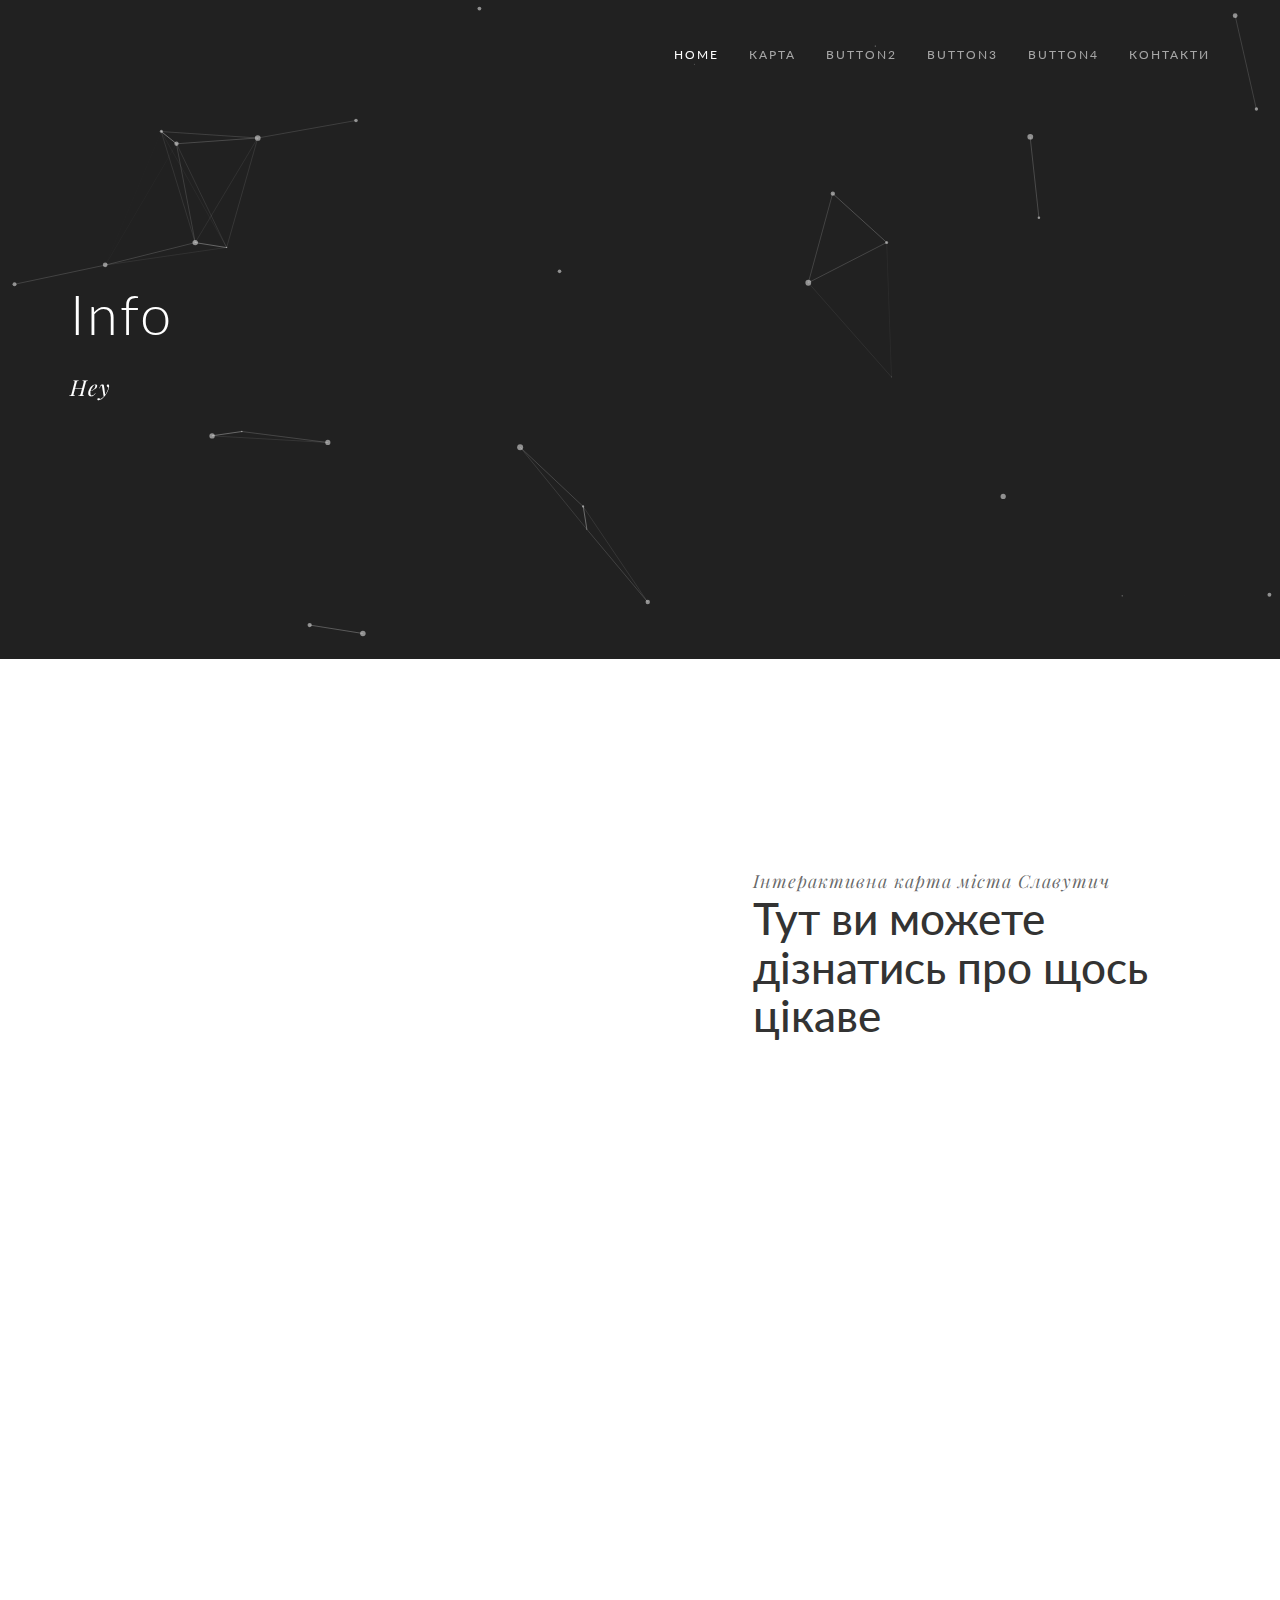
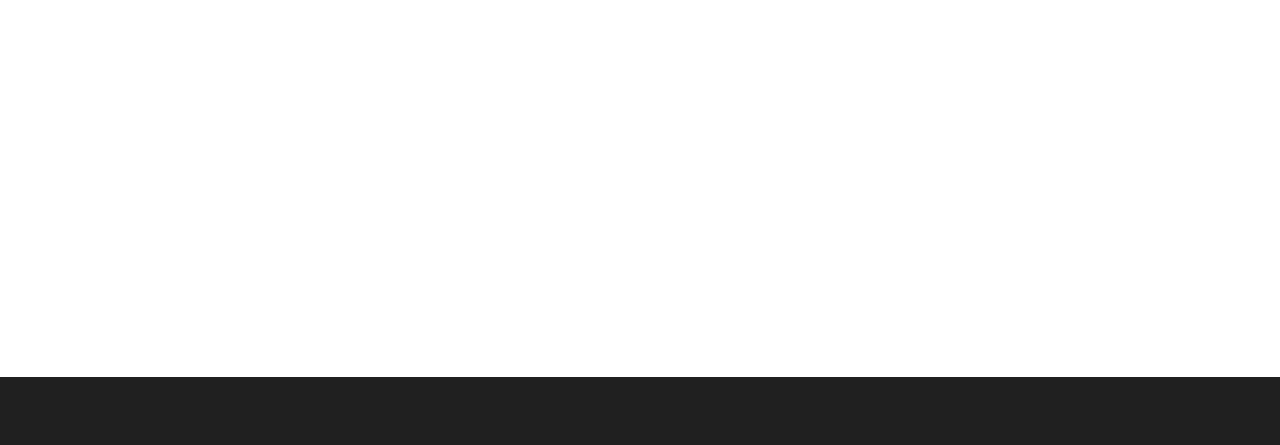
<file: index.html>
<!DOCTYPE html>
<html>
	
	<head>
		<meta charset="utf-8">
		<meta http-equiv="X-UA-Compatible" content="IE=edge">
		<meta name="viewport" content="width=device-width, initial-scale=1">
        <meta name="msapplication-tap-highlight" content="no"/>
		
		<title>TEST</title>
		
		<!--======================================================
			CSS Stylesheets
		======================================================-->
		<link rel='stylesheet' type='text/css' href='bootstrap/css/bootstrap.min.css' >
		<link rel='stylesheet' type='text/css' href='css/animate.min.css' >
		<link rel='stylesheet' type='text/css' href='css/ionicons.min.css' >
		<link rel='stylesheet' type='text/css' href='css/linea.css' >
		<link rel='stylesheet' type='text/css' href='css/waves.min.css' >
		<link rel='stylesheet' type='text/css' href='css/owl.carousel.css' >
		<link rel='stylesheet' type='text/css' href='css/magnific-popup.css' >
		<link rel='stylesheet' type='text/css' href='css/style.css' >
	</head>
	
	<body>
		
		<!--======================================================
			Preloader
		======================================================-->
		<div id='preloader' >
			<div class='loader' >
				<img src='img/loader.gif' alt>
			</div>
		</div>
		
		<!--======================================================
			Navbar
		======================================================-->
		<nav class='navbar navbar-fixed-top' >
			<div class='container' >
				
				<div class='navbar-header' >
					
					<button type='button' class='navbar-toggle collapsed' data-toggle='collapse' data-target='#nav-collapse' aria-expanded='false'>
						<span class='sr-only' >Toggle navigation</span>
						<span class='icon-bar' ></span>
						<span class='icon-bar' ></span>
						<span class='icon-bar' ></span>
					</button>
					
					<!--<a href='#' class='navbar-brand' >
						<img class='logo-light' src='img/logo.png' alt>-->      <!--Logo here-->
						<!--<img class='logo-dark' src='img/logo-dark.png' alt>          
					<!--</a>-->
					
				</div>
				
				<div class='collapse navbar-collapse' id='nav-collapse' >
					
					<ul class='nav navbar-nav navbar-right' >
						
						<li class='active'>
							<a href='#intro' data-scroll>Home</a>
						</li>
						
						<li>
							<a href='map.html'>Карта</a>
						</li>
						
						<li>
							<a href='#screenshots' data-scroll>Button2</a>
						</li>
						
						<li>
							<a href='#pricing' data-scroll>Button3</a>
						</li>
						
						<li>
							<a href='#download' data-scroll>Button4</a>
						</li>
						
						<li>
							<a href='#contact' data-scroll>Контакти</a>
						</li>
						
					</ul>
					
				</div>
			</div>
		</nav>
		
		
		<!--======================================================
			Intro Section
		======================================================-->
		<section id='intro' class='main-section parallax' data-parallax='scroll' data-image-src='img/bg-main.jpg' >
			
			<!-- Particles Background -->
			<div id='particles' class='particle-bg' ></div>
			
			<div class='container' >
				<div class='row' >
					
					<div class='col-md-6' >
						
						<div class='intro-text' >
							
							<h1 class='wow fadeInUp' data-wow-delay='.2s' >
								Info
							</h1>
							
							<p class='font-alt wow fadeInUp' data-wow-delay='.4s' >Hey</p>
						</div>
					</div>
					
					
					<div class='col-md-6' >
						
						<div class='mockup' >
							<!--<img src='img/mockup1-front.png' class='front wow fadeInDown' data-wow-duration='.7s' data-wow-delay='1.6s' alt>
							<img src='img/mockup1-back.png' class='back wow fadeInDown' data-wow-duration='.7s' data-wow-delay='1.3s' alt>-->
						</div>
						
					</div>
					
				</div>
			</div>
		</section>
		
		<!--======================================================
			Mockup Section
		======================================================-->
		<section id='features-1' class='mockup-section' >
			<div class='container' >
				<div class='row' >
					
					<div class='col-md-7' >
						
						<div class='screens-mockup' >
							<!--<img class='phone wow fadeInUp' data-wow-duration='.8s' data-wow-delay='.2s' src='img/mockup2-phone.png' alt>
							<img class='screen wow fadeIn' data-wow-delay='1s' src='img/mockup2-screen1.png' alt>
							<img class='screen wow fadeIn' data-wow-delay='1.4s' src='img/mockup2-screen2.png' alt>
							<img class='screen wow fadeIn' data-wow-delay='1.8s' src='img/mockup2-screen3.png' alt>-->
						</div>
						
					</div>
					
					<div class='col-md-5' >
						
						<div class='mockup-text' >
							
							<span class='font-alt wow fadeInUp' data-wow-delay='.2s' >Інтерактивна карта міста Славутич</span>
							
							<h2 class='wow fadeInUp' data-wow-delay='.4s' >Тут ви можете дізнатись про щось цікаве</h2>
							
							<p class='wow fadeInUp' data-wow-delay='.6s' >
								Te sea deleniti suscipiantur deterruisset, eu quis detracto sapientem mea. An purto dicunt deserunt vix, eam te iudico tritani. Dicunt iriure ex sed, ex wisi timeam deterruisset vim
							</p>
							
							<a href='map.html' class='btn-custom arrow-btn wow fadeInUp' data-wow-delay='.8s' >
								Перейти
								<span class='arrow' ></span>
							</a>
							
						</div>
						
					</div>
					
				</div>
			</div>
		</section>		
		<!--======================================================
			Contact Section
		======================================================-->
		<section id='contact' class='contact-section' >
			<div class='container' >
				
				<div class='section-header text-center' >
					<h2 class='wow fadeInUp' data-wow-delay='.2s' >Контакти</h2>
					<p class='wow fadeInUp' data-wow-delay='.4s' >Напишіть нам</p>
				</div>
				
				<div class='row' >
					<div class='col-md-8 col-md-offset-2' >
						
						<form id='contact-form' name='contactForm' class='contact-form' data-toggle='validator' >
							
							<div id='contact-form-result' ></div>
							
							<div class='row' >
								<div class='col-md-6' >
									
									<div class='form-group' >
										<input type='text' class='form-control wow fadeInUp' data-wow-delay='.4s' name='name' placeholder="Ім'я" required>
										<div class='help-block with-errors' ></div>
									</div>
								
								</div>
								<div class='col-md-6' >
									
									<div class='form-group' >
										<input type='email' class='form-control wow fadeInUp' data-wow-delay='.5s' name='email' placeholder='Email' required>
										<div class='help-block with-errors' ></div>
									</div>
								
								</div>
							</div>
							
							<div class='form-group' >
								<input type='text' class='form-control wow fadeInUp' data-wow-delay='.6s' name='subject' placeholder='Тема' required>
								<div class='help-block with-errors' ></div>
							</div>
							
							<div class='form-group' >
								<textarea class='form-control wow fadeInUp' data-wow-delay='.8s' name='message' placeholder='Повідомлення' rows='5' required></textarea>
								<div class='help-block with-errors' ></div>
							</div>
							
							<div class='form-group text-center' >
								<button type='submit' class='btn-custom wow fadeInUp' data-wow-delay='1s' >
									Відправити
								</button>
							</div>
							
						</form>
					</div>
				</div>
			</div>
		</section>
		
		<!--======================================================
			Footer
		======================================================-->
		<footer>
			<div class='container' >
				<div class='row' >
					
					<div class='col-sm-6' >
						<p class='wow fadeInLeft' data-wow-delay='.2s' >
							&copy; VCH
						</p>
					</div>
					
					<div class='col-sm-6' >
						
						<!-- Footer Social Icons -->
						<ul class='footer-social wow fadeInRight' data-wow-delay='.2s' >
							<li>
								<a href='https://www.facebook.com/vitalyi.chernyavskii' >
									<i class='ion-social-facebook' ></i>
								</a>
							</li>
							<li>
								<a href='#' >
									<i class='ion-social-twitter' ></i>
								</a>
                            </li>
						</ul>
						
					</div>
				</div>
			</div>
		</footer>
		
		<!--======================================================
			JavaScript Files
		======================================================-->
		<script src='js/jquery.min.js' ></script>
		<script src='bootstrap/js/bootstrap.min.js' ></script>
		<script src='js/jquery.magnific-popup.min.js' ></script>
		<script src='js/jquery.ajaxchimp.min.js' ></script>
		<script src='js/parallax.min.js' ></script>
		<script src='js/particles.min.js' ></script>
		<script src='js/waves.min.js' ></script>
		<script src='js/owl.carousel.min.js' ></script>
		<script src='js/wow.min.js' ></script>
		<script src='js/validator.min.js' ></script>
		<script src='js/smooth-scroll.min.js' ></script>
		<script src='js/script.js' ></script>
	</body>
</html>
</file>
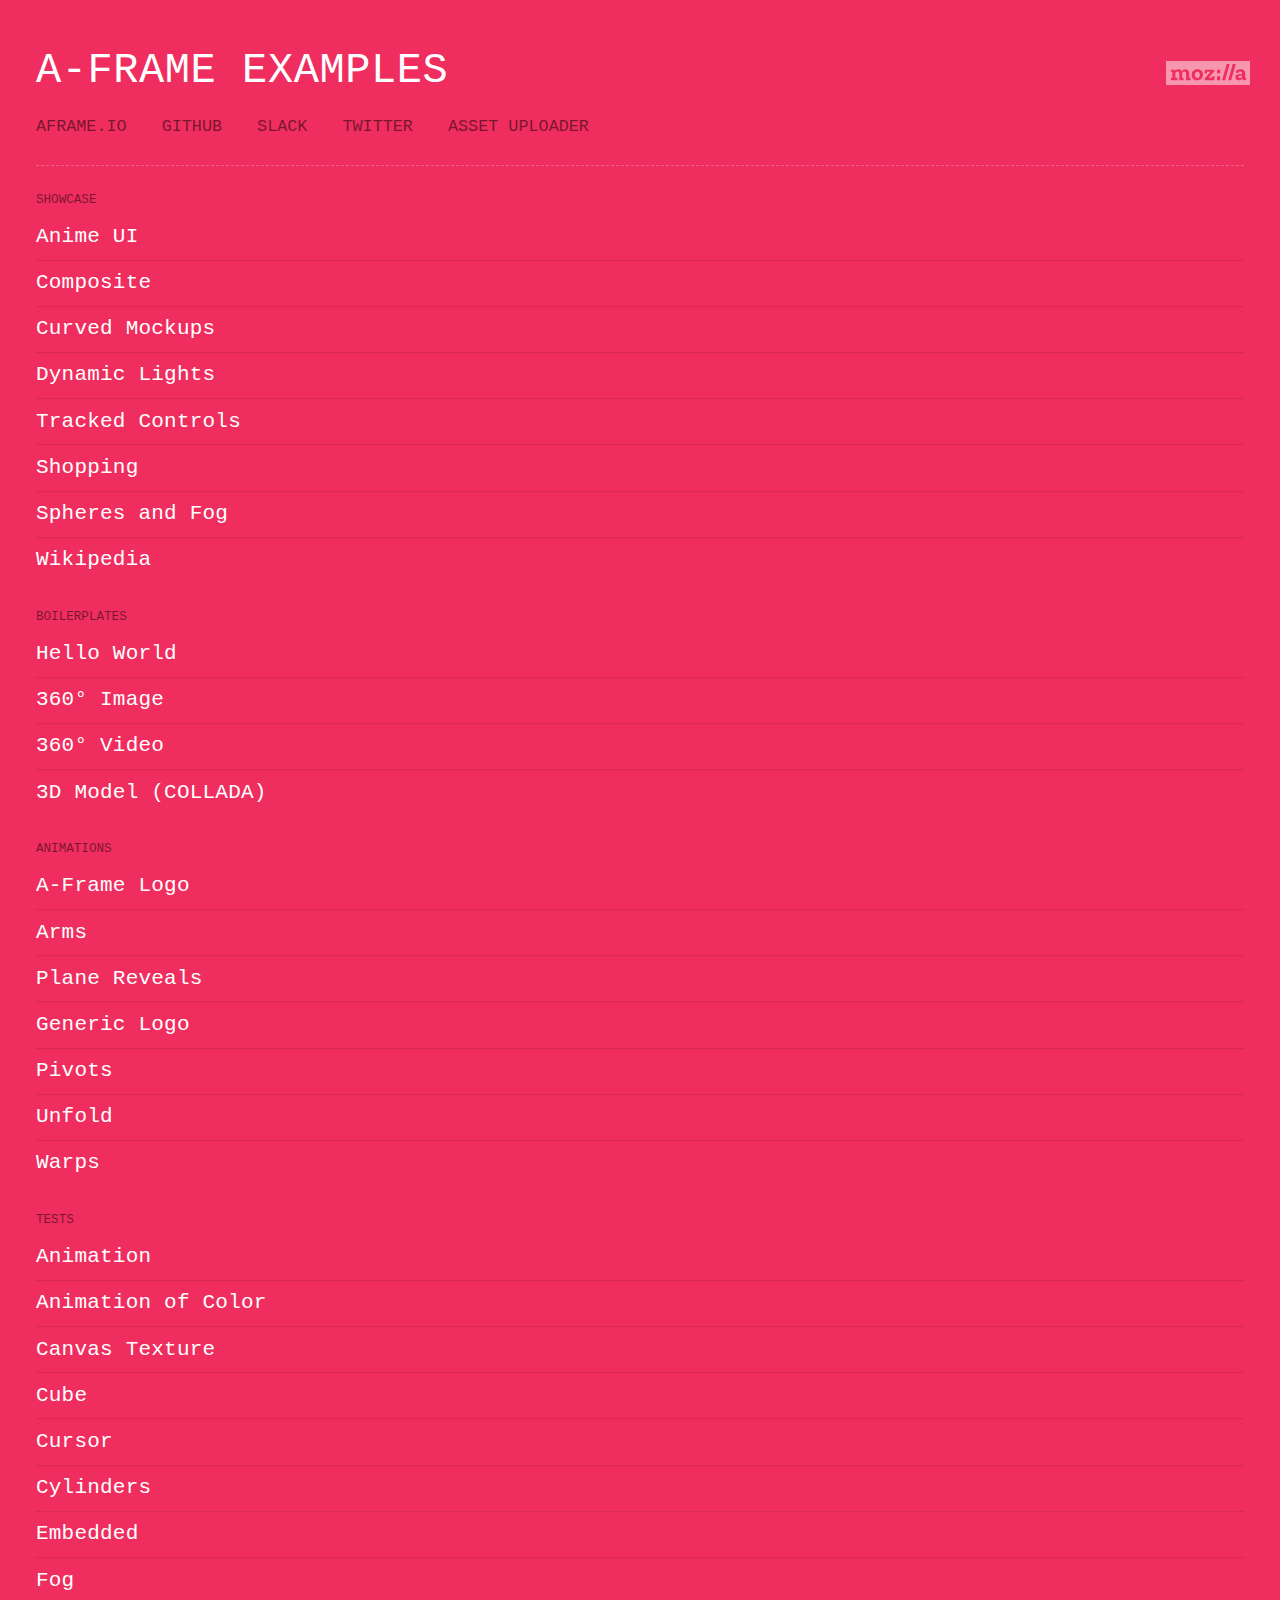
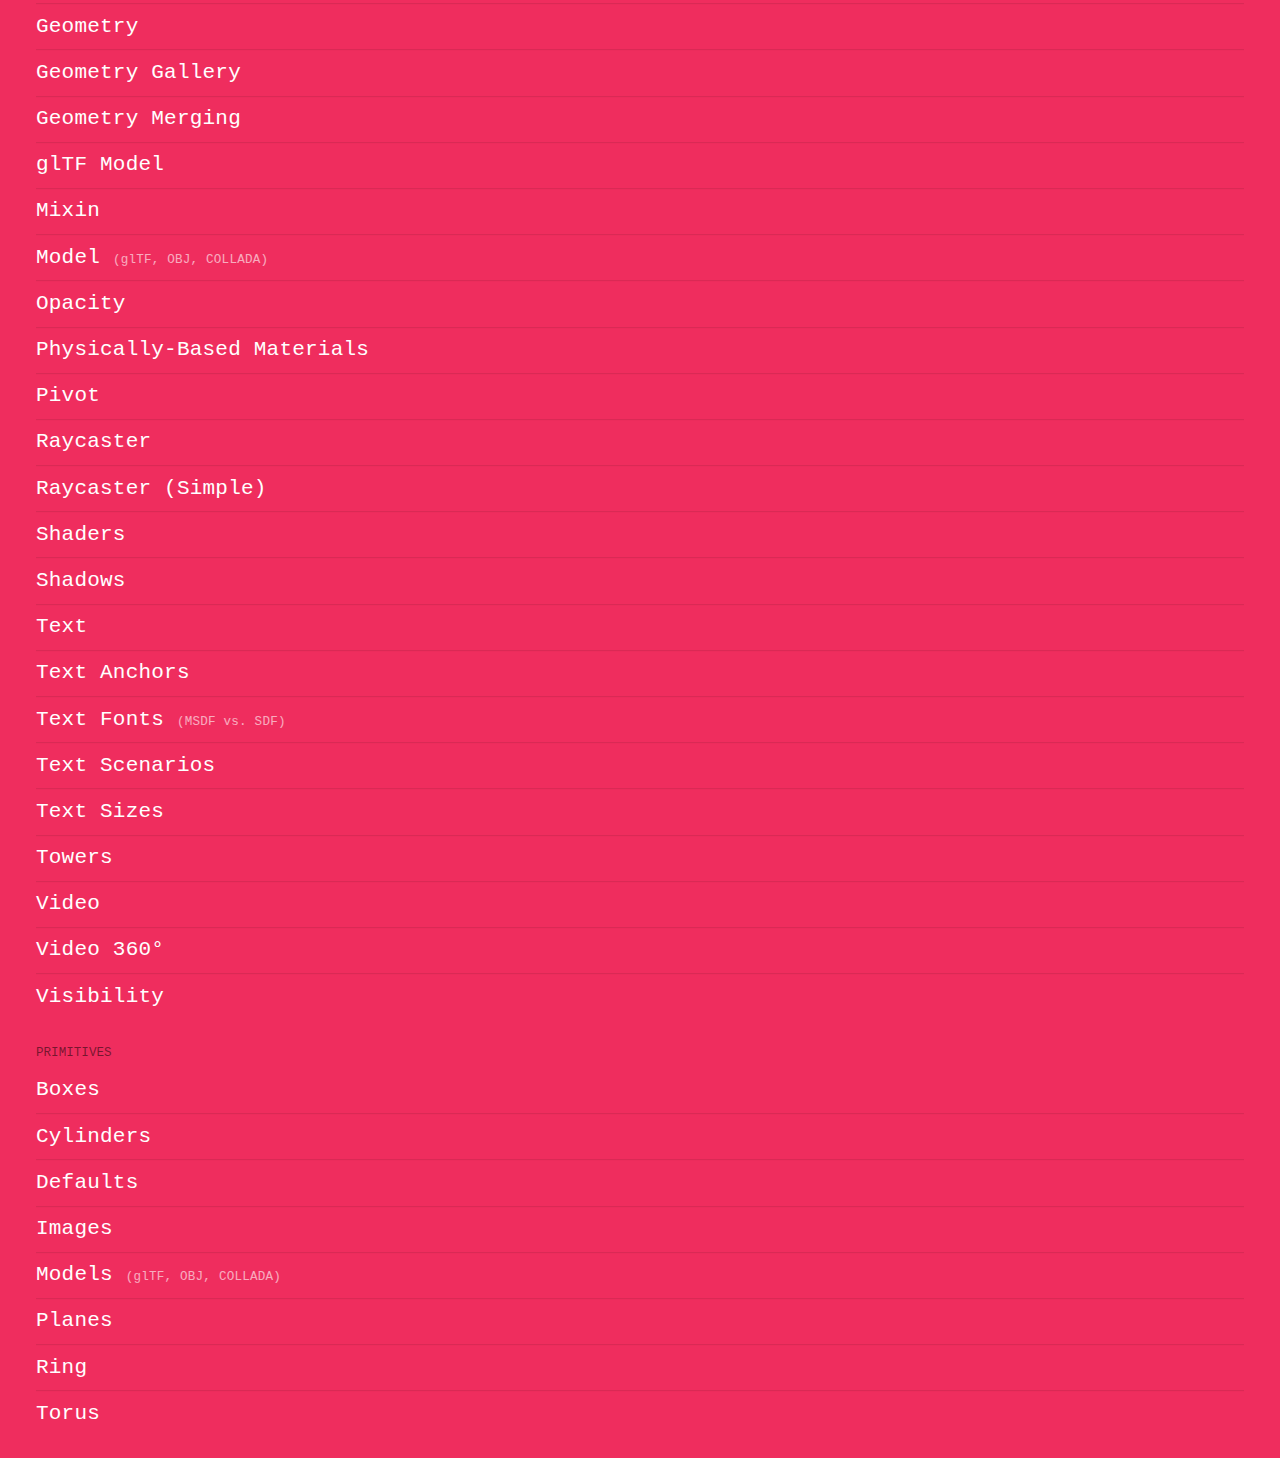
<file: aframe-master/examples/index.html>
<!DOCTYPE html>
<html lang="en">
  <head>
    <title>A-Frame Examples</title>
    <meta charset="utf-8">
    <meta name="viewport" content="width=device-width, initial-scale=1">
    <style>
      html {
        font-size: 14px;
      }

      body {
        background: rgb(239,45,94);
        color: #fff;
        font: normal 500 1.2rem/1.2 Inconsolata, Andale Mono, Courier New, monospace;
        padding: 1rem 2rem;
      }

      ul {
        list-style: none;
        margin: 0;
        padding: 0;
      }

      .header {
        position: relative;
      }

      .resources {
        font-size: 0;  /* Collapse whitespace. */
        text-transform: uppercase;
      }

      .resources li + li {
        margin-top: 0.5rem;
      }

      .resources a {
        color: rgba(0,0,0,.5);
        display: inline-block;
        font-size: 1.2rem;
        margin: -0.25rem -0.5rem;
        padding: 0.25rem 0.5rem;
        text-decoration: none;
        transition: all 0.075s ease-in-out;
      }

      .resources a:hover {
        background-color: rgba(0,0,0,0.25);
        color: #fff;
      }

      h1,
      h2 {
        line-height: 100%;
      }

      h1 {
        font-size: 1.6rem;
        font-weight: 100;
        letter-spacing: 0.04rem;
        margin-bottom: 1.25rem;
        text-transform: uppercase;
      }

      h2 {
        color: rgba(0,0,0,0.5);
        font-size: 0.9rem;
        font-weight: 300;
        margin: 2rem 0 0.5rem;
        padding: 0;
        text-transform: uppercase;
      }

      hr {
        background: none;
        border: 0;
        border-bottom: 1px dashed rgba(255,255,255,0.25);
        margin: 2rem 0;
      }

      .links li + li {
        box-shadow: inset 0 0.15rem 0.1rem -0.15rem rgba(0,0,0,0.5);
      }

      .links a {
        color: #fff;
        display: block;
        font-size: 1.5rem;
        letter-spacing: 0.01em;
        padding: 0.75rem 0;
        text-decoration: none;
        transition: opacity 0.075s ease-in-out;
      }

      .links a em {
        font-size: .9rem;
        font-style: normal;
        opacity: .6;
      }

      .links a:hover {
        background-color: rgba(0,0,0,0.15);
        box-shadow: inset 0 0 0 0.15rem rgba(0,0,0,0.15);
      }

      .links a:active {
        background-color: rgba(0,0,0,0.25);
        opacity: 0.75;
      }

      .links li:hover,
      .links li:hover + li {
        margin: 0 -0.75rem;
      }

      .links li:hover a,
      .links li:hover + li a {
        padding-left: 0.75rem;
        padding-right: 0.75rem;
      }

      .moz-link {
        display: block;
        margin: -2.4rem;
        padding: 2rem;
        opacity: 0.5;
        position: absolute;
        top: 0;
        right: 0;
        text-align: right;
        transition: 0.075s opacity ease-in-out;
      }

      .moz-link:hover {
        opacity: 1;
      }

      .moz-logo {
        display: block;
        height: 1.7rem;
      }

      @media only screen and (min-width: 1000px) {
        h1 {
          font-size: 3rem;
        }

        .resources {
          font-size: 1.2;
        }

        .resources li {
          display: inline-block;
        }

        .resources li + li {
          margin-left: 2.5rem;
        }

        .moz-link {
          top: 1.2rem;
          height: 1.8rem;
        }
      }
    </style>
  </head>
  <body>
    <header class="header">
      <h1>A-Frame Examples</h1>
      <a href="https://mozilla.org/" class="moz-link"><img src="assets/img/moz-logo-one-color-white-rgb.svg" class="moz-logo" alt="Mozilla" title="Mozilla"></a>
      <ul id="resources" class="resources">
        <li><a href="https://aframe.io">aframe.io</a></li>
        <li><a href="https://github.com/aframevr">GitHub</a></li>
        <li><a href="https://aframevr-slack.herokuapp.com/">Slack</a></li>
        <li><a href="https://twitter.com/aframevr">Twitter</a></li>
        <li><a href="https://cdn.aframe.io">Asset Uploader</a></li>
      </ul>
    </header>

    <hr>

    <h2>Showcase</h2>

    <ul class="links">
      <li><a href="showcase/anime-UI/">Anime UI</a></li>
      <li><a href="showcase/composite/">Composite</a></li>
      <li><a href="showcase/curved-mockups/">Curved Mockups</a></li>
      <li><a href="showcase/dynamic-lights/">Dynamic Lights</a></li>
      <li><a href="showcase/tracked-controls/">Tracked Controls</a></li>
      <li><a href="showcase/shopping/">Shopping</a></li>
      <li><a href="showcase/spheres-and-fog/">Spheres and Fog</a></li>
      <li><a href="showcase/wikipedia/">Wikipedia</a></li>
    </ul>

    <h2>Boilerplates</h2>

    <ul class="links">
      <li><a href="boilerplate/hello-world/">Hello World</a></li>
      <li><a href="boilerplate/panorama/">360&deg; Image</a></li>
      <li><a href="boilerplate/360-video/">360&deg; Video</a></li>
      <li><a href="boilerplate/3d-model/">3D Model (COLLADA)</a></li>
    </ul>

    <h2>Animations</h2>

    <ul class="links">
      <li><a href="animation/aframe-logo/">A-Frame Logo</a></li>
      <li><a href="animation/arms/">Arms</a></li>
      <li><a href="animation/plane-reveals/">Plane Reveals</a></li>
      <li><a href="animation/generic-logo/">Generic Logo</a></li>
      <li><a href="animation/pivots/">Pivots</a></li>
      <li><a href="animation/unfold/">Unfold</a></li>
      <li><a href="animation/warps/">Warps</a></li>
    </ul>

    <h2>Tests</h2>

    <ul class="links">
      <li><a href="test/animation/">Animation</a></li>
      <li><a href="test/animation-color/">Animation of Color</a></li>
      <li><a href="test/canvas-texture/">Canvas Texture</a></li>
      <li><a href="test/cube/">Cube</a></li>
      <li><a href="test/cursor/">Cursor</a></li>
      <li><a href="test/cylinders/">Cylinders</a></li>
      <li><a href="test/embedded/">Embedded</a></li>
      <li><a href="test/fog/">Fog</a></li>
      <li><a href="test/geometry/">Geometry</a></li>
      <li><a href="test/geometry-gallery/">Geometry Gallery</a></li>
      <li><a href="test/geometry-merging/">Geometry Merging</a></li>
      <li><a href="test/gltf-model/">glTF Model</a></li>
      <li><a href="test/mixin/">Mixin</a></li>
      <li><a href="test/model/">Model <em>(glTF, OBJ, COLLADA)</em></a></li>
      <li><a href="test/opacity/">Opacity</a></li>
      <li><a href="test/physical/">Physically-Based Materials</a></li>
      <li><a href="test/pivot/">Pivot</a></li>
      <li><a href="test/raycaster/">Raycaster</a></li>
      <li><a href="test/raycaster/simple.html">Raycaster (Simple)</a></li>
      <li><a href="test/shaders/">Shaders</a></li>
      <li><a href="test/shadows/">Shadows</a></li>
      <li><a href="test/text/">Text</a></li>
      <li><a href="test/text/anchors.html">Text Anchors</a></li>
      <li><a href="test/text/msdf.html">Text Fonts <em>(MSDF vs. SDF)</em></a></li>
      <li><a href="test/text/scenarios.html">Text Scenarios</a></li>
      <li><a href="test/text/sizes.html">Text Sizes</a></li>
      <li><a href="test/towers/">Towers</a></li>
      <li><a href="test/video/">Video</a></li>
      <li><a href="test/videosphere/">Video 360&deg;</a></li>
      <li><a href="test/visibility/">Visibility</a></li>
    </ul>

    <h2>Primitives</h2>

    <ul class="links">
      <li><a href="primitives/boxes/">Boxes</a></li>
      <li><a href="primitives/cylinders/">Cylinders</a></li>
      <li><a href="primitives/defaults/">Defaults</a></li>
      <li><a href="primitives/images/">Images</a></li>
      <li><a href="primitives/models/">Models <em>(glTF, OBJ, COLLADA)</em></a></li>
      <li><a href="primitives/planes/">Planes</a></li>
      <li><a href="primitives/ring/">Ring</a></li>
      <li><a href="primitives/torus/">Torus</a></li>
    </ul>
  </body>
</html>
</file>
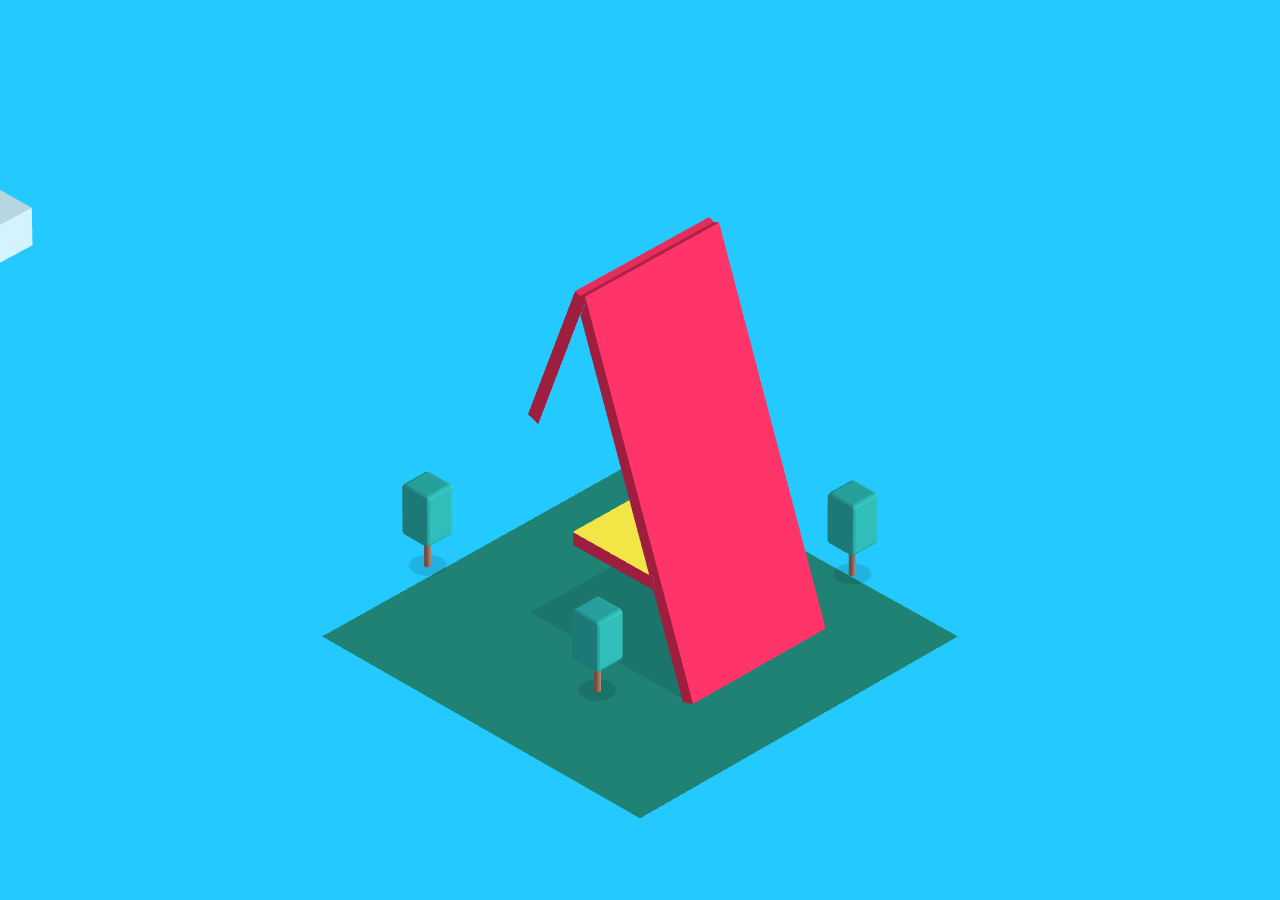
<file: aframe-master/examples/animation/aframe-logo/index.html>
<!DOCTYPE html>
<html>
  <head>
    <meta charset="utf-8">
    <title>A-Frame Logo</title>
    <meta name="description" content="A-Frame Logo - A-Frame">
    <script src="../../../dist/aframe-master.js"></script>
  </head>
  <body>
    <a-scene vr-mode-ui="enabled: false">
      <a-assets>
        <a-asset-item id="tree" src="../../assets/models/tree1/tree1.dae"></a-asset-item>
      </a-assets>

      <!-- Quasi-isometric camera -->
      <a-entity>
        <a-animation attribute="position" from="0 5 0" to="0 0 0" dur="4000"
                     easing="ease-out"></a-animation>
        <a-entity position="0 880 1290" rotation="-34 0 0">
          <a-camera id="camera" near="1000" far="4000" fov="2.2" user-height="0"
                    wasd-controls-enabled="false" look-controls-enabled="false"></a-camera>
        </a-entity>  
      </a-entity>

      <a-entity id="logo" rotation="0 45 0">
        <!-- Right side -->
        <a-entity rotation="-20 0 0" position="0 0 10.75" scale="1 0 1">
          <a-animation attribute="scale" to="1 1 1" delay="200" dur="1000"
                       easing="ease-out"></a-animation>
          <a-box width="12.5" depth="1" height="30" color="#EF2D5E" position="0 15 0">

            <!-- Left side -->
            <a-entity rotation="-140 0 0" position="0 15 0" scale="1 0 1">
              <a-animation attribute="scale" to="1 1 1" delay="800" dur="800"
                           easing="ease-out"></a-animation>
              <a-box width="12.49" depth=".1" height="30" color="#24CAFF"
                      position="0 15 -.52" shader="flat"></a-box>
              <a-box width="12.5" depth="1" height="30" color="#EF2D5E"
                      position="0 15 0"></a-box>
            </a-entity>
          </a-box>
        </a-entity>

        <!-- Cross-bar -->
        <a-entity rotation="-90 0 0" position="0 8 7.5" scale="1 0 1">
          <a-animation attribute="scale" to="1 1 1" delay="800" dur="600"
                       easing="ease-out"></a-animation>
          <a-box width="12.45" depth=".1" height="14" color="#F2E646"
                 position="0 7 .52" shader="flat"></a-box>
          <a-box width="12.5" depth="1" height="14" color="#EF2D5E"
                 position="0 7 0"></a-box>
        </a-entity>

        <!-- Clouds -->
        <a-entity>
          <!-- Large, foreground -->
          <a-box color="white" opacity="0.25" width="18" depth="28" height="6">
            <a-animation attribute="position" from="-280 240 180" to="-280 240 340" delay="0"
                         dur="36000" easing="linear" repeat="indefinite"
                         fill="both"></a-animation>
          </a-box>

          <a-box color="white" opacity="0.65" width="8" depth="12" height="4">
            <a-animation attribute="position" from="5 32 -80" to="5 32 120" delay="12000"
                         dur="48000" easing="linear" repeat="indefinite"
                         fill="both"></a-animation>
          </a-box>

          <!-- Behind the A -->
          <a-box color="white" opacity="0.75" width="6" depth="9" height="4" visible="false">
            <a-animation attribute="position" from="10 12 -10" to="10 12 100" delay="1000"
                         dur="36000" easing="linear" repeat="indefinite"
                         fill="both"></a-animation>
            <a-animation attribute="visible" to="true" delay="1000" dur="1"></a-animation>
          </a-box>

          <a-box color="white" opacity="0.5" width="8" depth="12" height="3">
            <a-animation attribute="position" from="20 16 -80" to="20 16 120" delay="200"
                         dur="52000" easing="linear" repeat="indefinite"
                         fill="both"></a-animation>
          </a-box>

          <a-box color="white" opacity="0.8" width="8" depth="12" height="3">
            <a-animation attribute="position" from="-20 18 -50" to="-20 18 120" delay="200"
                         dur="50000" easing="linear" repeat="indefinite"
                         fill="both"></a-animation>
          </a-box>

          <a-box color="white" opacity="0.75" width="5" depth="7" height="3">
            <a-animation attribute="position" from="26 20 -80" to="26 20 120" delay="20000"
                         dur="48000" easing="linear" repeat="indefinite"
                         fill="both"></a-animation>
          </a-box>
        </a-entity>

        <!-- Shadow -->
        <a-entity rotation="-90 0 0">
          <a-plane width="12.5" height="20" position="0 0 0.1" pivot="0 -10 0"
                   color="#21897C">
            <a-animation attribute="scale" from="1 0 1" to="1 1 1" easing="ease-out"
                         delay="600" dur="1000" fill="both"></a-animation>
          </a-plane>
        </a-entity>

        <!-- Base -->
        <a-entity>
          <a-plane width="30" height="30" color="#249889" rotation="-90 0 0">
            <a-animation attribute="position" from="0 -40 0" to="0 0 0" dur="1600"
                         easing="ease-out"></a-animation>
          </a-plane>
        </a-entity>

        <!-- Trees -->
        <a-entity position="-10 0.2 -10">
          <a-collada-model src="#tree" scale="2.5 2.5 2.5" visible="false">
            <a-animation attribute="position" from="0 10 0" to="0 0 0" delay="650" dur="800"
                         easing="ease-out" fill="backwards"></a-animation>
            <a-animation attribute="visible" to="true" delay="800" dur="1"></a-animation>
          </a-collada-model>
        </a-entity>

        <a-entity position="-10 0.2 6">
          <a-collada-model src="#tree" scale="2.5 2.5 2.5" visible="false">
            <a-animation attribute="position" from="0 10 0" to="0 0 0" delay="400" dur="800"
                         easing="ease-out" fill="backwards"></a-animation>
            <a-animation attribute="visible" to="true" delay="400" dur="1"></a-animation>
          </a-collada-model>
        </a-entity>

        <a-entity position="10 0.2 10">
          <a-collada-model src="#tree" scale="2.5 2.5 2.5" visible="false">
            <a-animation attribute="position" from="0 10 0" to="0 0 0" delay="600" dur="800"
                         easing="ease-out" fill="backwards"></a-animation>
            <a-animation attribute="visible" to="true" delay="600" dur="1"></a-animation>
          </a-collada-model>
        </a-entity>
      </a-entity>

      <a-sky color="#24CAFF" radius="1000"></a-sky>
      <a-light type="directional" color="#FFF" intensity="0.45" position="4 2 1"></a-light>
      <a-light type="ambient" color="#A8A8A8"></a-light>

    </a-scene>
  </body>
</html>
</file>
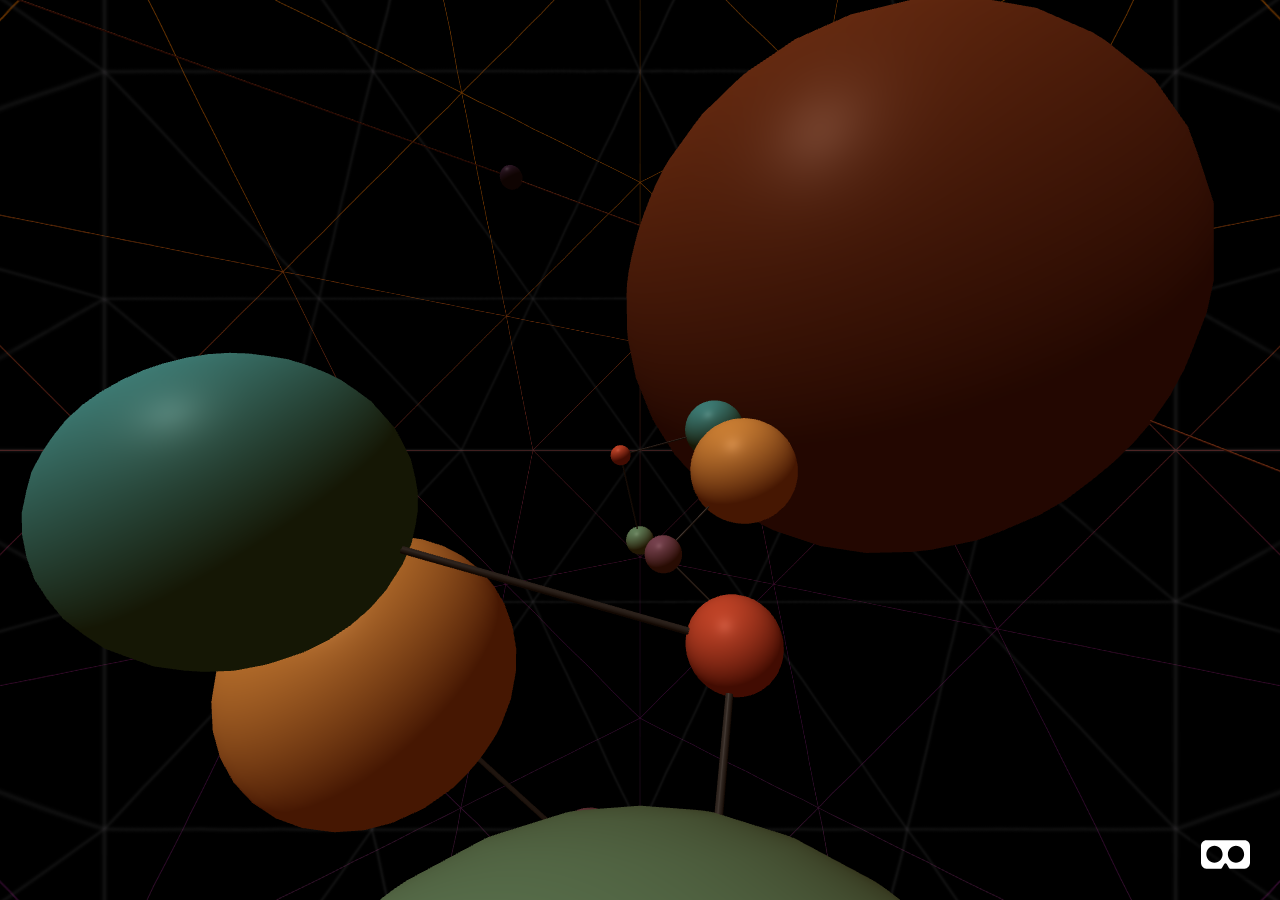
<file: aframe-master/examples/animation/arms/index.html>
<!DOCTYPE html>
<html>
  <head>
    <meta charset="utf-8">
    <title>Arms</title>
    <meta name="description" content="Arms - A-Frame">
    <script src="../../../dist/aframe-master.js"></script>
  </head>
  <body>
    <a-scene>
      <a-assets>
        <img id="background" src="black-grid.png">
      </a-assets>
      <a-entity position="0 0 4">
        <a-camera></a-camera>
      </a-entity>
      <!-- Directly beneath the camera -->
      <a-entity position="0 -10.1 -1" rotation="30 180 0">
        <a-sphere radius="7" color="#7BC8A4"></a-sphere>

        <a-entity>
          <a-animation attribute="rotation" to="45 100 100" dur="5000" delay="250" repeat="indefinite" direction="alternate"></a-animation>
          <a-sphere radius="1.5" color="#7BC8A4"></a-sphere>
          <a-cylinder position="0 5 0" height="10" radius="0.075" color="#404040"></a-cylinder>

          <a-entity position="0 10 0">
            <a-animation attribute="rotation" to="90 90 0" dur="2000" delay="0" repeat="indefinite" direction="alternate"></a-animation>
            <a-sphere radius="1" color="#F16745"></a-sphere>
            <a-cylinder position="0 5 0" height="10" radius="0.075" color="#404040"></a-cylinder>

            <a-entity position="0 10 0">
              <a-animation attribute="rotation" to="50 10 100" dur="2000" delay="0" repeat="indefinite" direction="alternate"></a-animation>
              <a-sphere radius="3" color="#4CC3D9"></a-sphere>
              <a-cylinder position="0 5 0" height="10" radius="0.075" color="#404040"></a-cylinder>

              <a-entity position="0 10 0">
                <a-animation attribute="rotation" to="50 40 50" dur="2000" delay="250" repeat="indefinite" direction="alternate"></a-animation>
                <a-sphere radius="4.5" color="#FFC65D"></a-sphere>
                <a-cylinder position="0 5 0" height="10" radius="0.075" color="#404040"></a-cylinder>

                <a-entity position="0 10 0">
                  <a-animation attribute="rotation" to="90 90 0" dur="2000" delay="0" repeat="indefinite" direction="alternate"></a-animation>
                  <a-sphere radius="1.5" color="#93648D"></a-sphere>
                  <a-cylinder position="0 5 0" height="10" radius="0.075" color="#404040"></a-cylinder>

                  <a-entity position="0 10 0">
                    <a-sphere radius="1.5" color="#FFF"></a-sphere>

                  </a-entity>
                </a-entity>
              </a-entity>
            </a-entity>
          </a-entity>
        </a-entity>
      </a-entity>

      <!-- Distant orbit -->
      <a-entity rotation="120 40 0" scale="10 10 10">

        <a-entity rotation="0 0 0">
          <a-animation attribute="rotation" to="0 0 360" dur="20000" easing="linear" repeat="indefinite"></a-animation>

          <a-entity position="-18.25 -5 0" rotation="0 0 0">
            <a-sphere radius="0.3" color="#7e3f1a"></a-sphere>
            <a-cylinder position="0 5 0" height="10" radius="0.015" color="#7e3f1a"></a-cylinder>

            <a-entity position="0 10 0" rotation="0 0 -36">
              <a-sphere radius="0.5" color="#372246"></a-sphere>
              <a-cylinder position="0 5 0" height="10" radius="0.015" color="#7e3f1a"></a-cylinder>

              <a-entity position="0 10 0" rotation="0 0 -36">
                <a-sphere radius="0.2" color="#7e3f1a"></a-sphere>
                <a-cylinder position="0 5 0" height="10" radius="0.015" color="#7e3f1a"></a-cylinder>

                <a-entity position="0 10 0" rotation="0 0 -36">
                  <a-sphere radius="0.7" color="#372246"></a-sphere>
                  <a-cylinder position="0 5 0" height="10" radius="0.015" color="#7e3f1a"></a-cylinder>

                  <a-entity position="0 10 0" rotation="0 0 -36">
                    <a-sphere radius="2" color="#7e3f1a"></a-sphere>
                    <a-cylinder position="0 5 0" height="10" radius="0.015" color="#7e3f1a"></a-cylinder>

                    <a-entity position="0 10 0" rotation="0 0 -36">
                      <a-sphere radius="0.25" color="#7e3f1a"></a-sphere>
                      <a-cylinder position="0 5 0" height="10" radius="0.015" color="#7e3f1a"></a-cylinder>

                      <a-entity position="0 10 0" rotation="0 0 -36">
                        <a-sphere radius="0.5" color="#7e3f1a"></a-sphere>
                        <a-cylinder position="0 5 0" height="10" radius="0.015" color="#7e3f1a"></a-cylinder>

                        <a-entity position="0 10 0" rotation="0 0 -36">
                          <a-sphere radius="6" color="#7e3f1a"></a-sphere>
                          <a-cylinder position="0 5 0" height="10" radius="0.015" color="#7e3f1a"></a-cylinder>

                          <a-entity position="0 10 0" rotation="0 0 -36">
                            <a-sphere radius="0.3" color="#372246"></a-sphere>
                            <a-cylinder position="0 5 0" height="10" radius="0.015" color="#7e3f1a"></a-cylinder>

                            <a-entity position="0 10 0" rotation="0 0 -36">
                              <a-sphere radius="0.05" color="#7e3f1a"></a-sphere>
                              <a-cylinder position="0 5 0" height="10" radius="0.015" color="#7e3f1a"></a-cylinder>

                            </a-entity>
                          </a-entity>
                        </a-entity>
                      </a-entity>
                    </a-entity>
                  </a-entity>
                </a-entity>
              </a-entity>
            </a-entity>
          </a-entity>
        </a-entity>
      </a-entity>

      <a-entity>
        <a-animation attribute="rotation" to="360 0 0" dur="50000" easing="linear" repeat="indefinite" direction="normal" fill="none"></a-animation>

        <a-entity position="0 -20 -50">
          <a-animation attribute="rotation" to="45 100 100" dur="5000" delay="250" repeat="indefinite" direction="alternate"></a-animation>
          <a-sphere radius="1.5" color="#7BC8A4"></a-sphere>
          <a-cylinder position="0 5 0" height="10" radius="0.075" color="#404040"></a-cylinder>

          <a-entity position="0 10 0">
            <a-animation attribute="rotation" to="90 90 0" dur="2000" delay="0" repeat="indefinite" direction="alternate"></a-animation>
            <a-sphere radius="1" color="#F16745"></a-sphere>
            <a-cylinder position="0 5 0" height="10" radius="0.075" color="#404040"></a-cylinder>

            <a-entity position="0 10 0">
              <a-animation attribute="rotation" to="50 10 100" dur="2000" delay="0" repeat="indefinite" direction="alternate"></a-animation>
              <a-sphere radius="3" color="#4CC3D9"></a-sphere>
              <a-cylinder position="0 5 0" height="10" radius="0.075" color="#404040"></a-cylinder>

              <a-entity position="0 10 0">
                <a-animation attribute="rotation" to="50 40 50" dur="2000" delay="250" repeat="indefinite" direction="alternate"></a-animation>
                <a-sphere radius="4.5" color="#FFC65D"></a-sphere>
                <a-cylinder position="0 5 0" height="10" radius="0.075" color="#404040"></a-cylinder>

                <a-entity position="0 10 0">
                  <a-animation attribute="rotation" to="90 90 0" dur="2000" delay="0" repeat="indefinite" direction="alternate"></a-animation>
                  <a-sphere radius="1.5" color="#93648D"></a-sphere>
                  <a-cylinder position="0 5 0" height="10" radius="0.075" color="#404040"></a-cylinder>

                  <a-entity position="0 10 0">
                    <a-sphere radius="1.5" color="#FFF"></a-sphere>

                  </a-entity>
                </a-entity>
              </a-entity>
            </a-entity>
          </a-entity>
        </a-entity>
      </a-entity>


      <a-entity>
        <a-animation attribute="rotation" to="360 360 0" dur="20000" easing="linear" repeat="indefinite" direction="normal" fill="none"></a-animation>

        <a-entity position="-20 0 100">
          <a-animation attribute="rotation" to="45 100 100" dur="5000" delay="250" repeat="indefinite" direction="alternate"></a-animation>
          <a-sphere radius="1.5" color="#7BC8A4"></a-sphere>
          <a-cylinder position="0 5 0" height="10" radius="0.075" color="#404040"></a-cylinder>

          <a-entity position="0 10 0">
            <a-animation attribute="rotation" to="90 90 0" dur="2000" delay="0" repeat="indefinite" direction="alternate"></a-animation>
            <a-sphere radius="1" color="#F16745"></a-sphere>
            <a-cylinder position="0 5 0" height="10" radius="0.075" color="#404040"></a-cylinder>

            <a-entity position="0 10 0">
              <a-animation attribute="rotation" to="50 10 100" dur="2000" delay="0" repeat="indefinite" direction="alternate"></a-animation>
              <a-sphere radius="3" color="#4CC3D9"></a-sphere>
              <a-cylinder position="0 5 0" height="10" radius="0.075" color="#404040"></a-cylinder>

              <a-entity position="0 10 0">
                <a-animation attribute="rotation" to="50 40 50" dur="2000" delay="250" repeat="indefinite" direction="alternate"></a-animation>
                <a-sphere radius="4.5" color="#FFC65D"></a-sphere>
                <a-cylinder position="0 5 0" height="10" radius="0.075" color="#404040"></a-cylinder>

                <a-entity position="0 10 0">
                  <a-animation attribute="rotation" to="90 90 0" dur="2000" delay="0" repeat="indefinite" direction="alternate"></a-animation>
                  <a-sphere radius="1.5" color="#93648D"></a-sphere>
                  <a-cylinder position="0 5 0" height="10" radius="0.075" color="#404040"></a-cylinder>

                  <a-entity position="0 10 0">
                    <a-sphere radius="1.5" color="#FFF"></a-sphere>

                  </a-entity>
                </a-entity>
              </a-entity>
            </a-entity>
          </a-entity>
        </a-entity>
      </a-entity>

      <a-entity>
        <a-animation attribute="rotation" to="-360 360 -360" dur="30000" easing="linear" repeat="indefinite" direction="normal" fill="none"></a-animation>

        <a-entity position="0 -20 50">
          <a-animation attribute="rotation" to="45 100 100" dur="5000" delay="250" repeat="indefinite" direction="alternate"></a-animation>
          <a-sphere radius="1.5" color="#7BC8A4"></a-sphere>
          <a-cylinder position="0 5 0" height="10" radius="0.075" color="#404040"></a-cylinder>

          <a-entity position="0 10 0">
            <a-animation attribute="rotation" to="90 90 0" dur="2000" delay="0" repeat="indefinite" direction="alternate"></a-animation>
            <a-sphere radius="1" color="#F16745"></a-sphere>
            <a-cylinder position="0 5 0" height="10" radius="0.075" color="#404040"></a-cylinder>

            <a-entity position="0 10 0">
              <a-animation attribute="rotation" to="50 10 100" dur="2000" delay="0" repeat="indefinite" direction="alternate"></a-animation>
              <a-sphere radius="3" color="#4CC3D9"></a-sphere>
              <a-cylinder position="0 5 0" height="10" radius="0.075" color="#404040"></a-cylinder>

              <a-entity position="0 10 0">
                <a-animation attribute="rotation" to="50 40 50" dur="2000" delay="250" repeat="indefinite" direction="alternate"></a-animation>
                <a-sphere radius="4.5" color="#FFC65D"></a-sphere>
                <a-cylinder position="0 5 0" height="10" radius="0.075" color="#404040"></a-cylinder>

                <a-entity position="0 10 0">
                  <a-animation attribute="rotation" to="90 90 0" dur="2000" delay="0" repeat="indefinite" direction="alternate"></a-animation>
                  <a-sphere radius="1.5" color="#93648D"></a-sphere>
                  <a-cylinder position="0 5 0" height="10" radius="0.075" color="#404040"></a-cylinder>

                  <a-entity position="0 10 0">
                    <a-sphere radius="1.5" color="#FFF"></a-sphere>

                  </a-entity>
                </a-entity>
              </a-entity>
            </a-entity>
          </a-entity>
        </a-entity>

        <a-entity position="40 20 0">
          <a-animation attribute="rotation" to="45 100 100" dur="5000" delay="250" repeat="indefinite" direction="alternate"></a-animation>
          <a-sphere radius="1.5" color="#7BC8A4"></a-sphere>
          <a-cylinder position="0 5 0" height="10" radius="0.075" color="#404040"></a-cylinder>

          <a-entity position="0 10 0">
            <a-animation attribute="rotation" to="90 90 0" dur="2000" delay="0" repeat="indefinite" direction="alternate"></a-animation>
            <a-sphere radius="1" color="#F16745"></a-sphere>
            <a-cylinder position="0 5 0" height="10" radius="0.075" color="#404040"></a-cylinder>

            <a-entity position="0 10 0">
              <a-animation attribute="rotation" to="50 10 100" dur="2000" delay="0" repeat="indefinite" direction="alternate"></a-animation>
              <a-sphere radius="3" color="#4CC3D9"></a-sphere>
              <a-cylinder position="0 5 0" height="10" radius="0.075" color="#404040"></a-cylinder>

              <a-entity position="0 10 0">
                <a-animation attribute="rotation" to="50 40 50" dur="2000" delay="250" repeat="indefinite" direction="alternate"></a-animation>
                <a-sphere radius="4.5" color="#FFC65D"></a-sphere>
                <a-cylinder position="0 5 0" height="10" radius="0.075" color="#404040"></a-cylinder>

                <a-entity position="0 10 0">
                  <a-animation attribute="rotation" to="90 90 0" dur="2000" delay="0" repeat="indefinite" direction="alternate"></a-animation>
                  <a-sphere radius="1.5" color="#93648D"></a-sphere>
                  <a-cylinder position="0 5 0" height="10" radius="0.075" color="#404040"></a-cylinder>

                  <a-entity position="0 10 0">
                    <a-sphere radius="1.5" color="#FFF"></a-sphere>

                  </a-entity>
                </a-entity>
              </a-entity>
            </a-entity>
          </a-entity>
        </a-entity>

        <a-entity position="-60 0 -60">
          <a-animation attribute="rotation" to="45 100 100" dur="5000" delay="250" repeat="indefinite" direction="alternate"></a-animation>
          <a-sphere radius="1.5" color="#7BC8A4"></a-sphere>
          <a-cylinder position="0 5 0" height="10" radius="0.075" color="#404040"></a-cylinder>

          <a-entity position="0 10 0">
            <a-animation attribute="rotation" to="90 90 0" dur="2000" delay="0" repeat="indefinite" direction="alternate"></a-animation>
            <a-sphere radius="1" color="#F16745"></a-sphere>
            <a-cylinder position="0 5 0" height="10" radius="0.075" color="#404040"></a-cylinder>

            <a-entity position="0 10 0">
              <a-animation attribute="rotation" to="50 10 100" dur="2000" delay="0" repeat="indefinite" direction="alternate"></a-animation>
              <a-sphere radius="3" color="#4CC3D9"></a-sphere>
              <a-cylinder position="0 5 0" height="10" radius="0.075" color="#404040"></a-cylinder>

              <a-entity position="0 10 0">
                <a-animation attribute="rotation" to="50 40 50" dur="2000" delay="250" repeat="indefinite" direction="alternate"></a-animation>
                <a-sphere radius="4.5" color="#FFC65D"></a-sphere>
                <a-cylinder position="0 5 0" height="10" radius="0.075" color="#404040"></a-cylinder>

                <a-entity position="0 10 0">
                  <a-animation attribute="rotation" to="90 90 0" dur="2000" delay="0" repeat="indefinite" direction="alternate"></a-animation>
                  <a-sphere radius="1.5" color="#93648D"></a-sphere>
                  <a-cylinder position="0 5 0" height="10" radius="0.075" color="#404040"></a-cylinder>

                  <a-entity position="0 10 0">
                    <a-sphere radius="1.5" color="#FFF"></a-sphere>
                  </a-entity>
                </a-entity>
              </a-entity>
            </a-entity>
          </a-entity>
        </a-entity>

      </a-entity>

      <a-sky src="#background"></a-sky>
      <a-entity light="type: directional; color: #FFF; intensity: 0.5"
                position="-1 2 1"></a-entity>
      <a-entity light="type: ambient; color: #461e06;"></a-entity>
    </a-scene>
  </body>
</html>
</file>
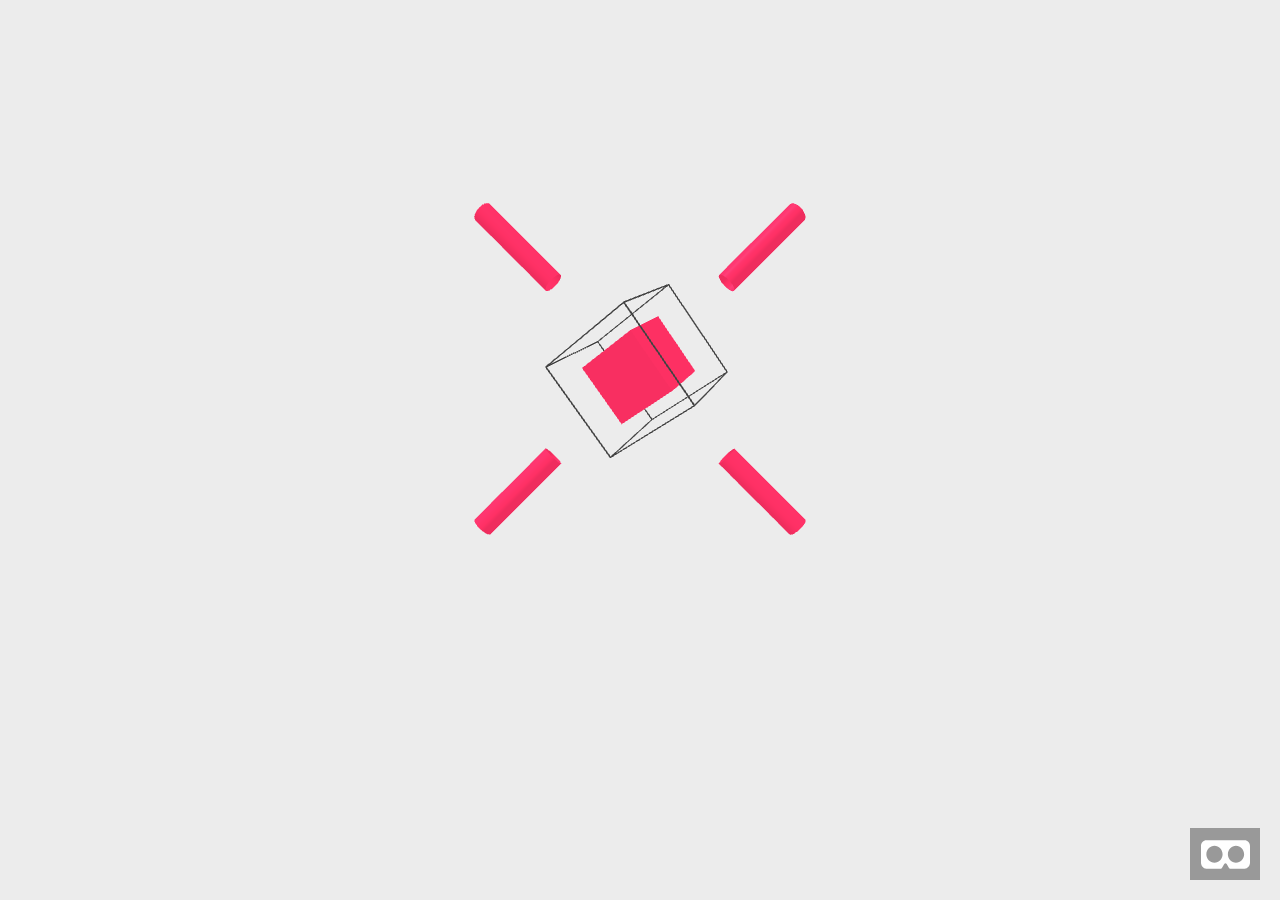
<file: aframe-master/examples/animation/generic-logo/index.html>
<!DOCTYPE html>
<html>
  <head>
    <meta charset="utf-8">
    <title>Animations: Generic Logo</title>
    <meta name="description" content="Animations: Generic Logo - A-Frame">
    <script src="../../../dist/aframe-master.js"></script>
  </head>
  <body>
    <a-scene>
      <a-assets>
        <a-mixin id="frame-edge" geometry="primitive: box; depth: 10; height: 0.1; width: 0.1"
                                 material="color: #404040"></a-mixin>
      </a-assets>

      <a-entity>
        <a-camera fov="80" near="0.1" wasd-controls-enabled="false" user-height="0"></a-camera>
      </a-entity>

      <!-- A generic logo made of animated elements -->
      <a-entity id="logo" position="0 0.15 -1" scale=".5 .5 .5">
        <a-entity id="box">
          <a-animation attribute="scale" from="0 0 0" to="1 1 1" delay="500" dur="500"
                       fill="both" easing="ease-out"></a-animation>
          <a-animation attribute="position" from="0 -0.5 0" to="0 0 0" delay="500" dur="500"
                       fill="both" easing="ease-out"></a-animation>
          <a-animation attribute="rotation" from="0 -300 0" to="30 54 36" delay="500" dur="1200"
                       fill="both" easing="ease-out"></a-animation>
          <a-box width="0.25" depth="0.25" height="0.25" color="#EF2D5E"></a-box>

          <a-entity scale="0.04 0.04 0.04">
            <a-entity mixin="frame-edge" position="5 5 0" rotation="0 0 0"></a-entity>
            <a-entity mixin="frame-edge" position="5 -5 0" rotation="0 0 0"></a-entity>
            <a-entity mixin="frame-edge" position="-5 5 0" rotation="0 0 0"></a-entity>
            <a-entity mixin="frame-edge" position="-5 -5 0" rotation="0 0 0"></a-entity>
            <a-entity mixin="frame-edge" position="0 5 5" rotation="0 90 0"></a-entity>
            <a-entity mixin="frame-edge" position="0 5 -5" rotation="0 90 0"></a-entity>
            <a-entity mixin="frame-edge" position="0 -5 5" rotation="0 90 0"></a-entity>
            <a-entity mixin="frame-edge" position="0 -5 -5" rotation="0 90 0"></a-entity>
            <a-entity mixin="frame-edge" position="5 0 5" rotation="90 0 0"></a-entity>
            <a-entity mixin="frame-edge" position="5 0 -5" rotation="90 0 0"></a-entity>
            <a-entity mixin="frame-edge" position="-5 0 5" rotation="90 0 0"></a-entity>
            <a-entity mixin="frame-edge" position="-5 0 -5" rotation="90 0 0"></a-entity>
          </a-entity>
        </a-entity>

        <a-entity id="dots1" rotation="0 0 45">
          <a-animation attribute="scale" from="1 0 1" to="1 0.6 1" delay="800" dur="750"
                       fill="both" easing="ease-out"></a-animation>
          <a-cylinder position="0 2 0" radius="0.04" height="2" color="#EF2D5E"
                      open-ended="true" side="double">
            <a-animation attribute="scale" from="1 1.25 1" to="1 0 1" delay="800" dur="750"
                         fill="both" easing="ease-out"></a-animation>
          </a-cylinder>
          <a-cylinder position="0 -2 0" radius="0.04" height="2" color="#EF2D5E"
                      open-ended="true" side="double">
            <a-animation attribute="scale" from="1 1.25 1" to="1 0 1" delay="800" dur="750"
                         fill="both" easing="ease-out"></a-animation>
          </a-cylinder>
        </a-entity>

        <a-entity id="dots1" rotation="0 0 -45">
          <a-animation attribute="scale" from="1 0 1" to="1 0.6 1" delay="800" dur="750"
                       fill="both" easing="ease-out"></a-animation>
          <a-cylinder position="0 2 0" radius="0.04" height="2" color="#EF2D5E"
                      open-ended="true" side="double">
            <a-animation attribute="scale" from="1 1.25 1" to="1 0 1" delay="800" dur="750"
                         fill="both" easing="ease-out"></a-animation>
          </a-cylinder>
          <a-cylinder position="0 -2 0" radius="0.04" height="2" color="#EF2D5E"
                      open-ended="true" side="double">
            <a-animation attribute="scale" from="1 1.25 1" to="1 0 1" delay="800" dur="750"
                         fill="both" easing="ease-out"></a-animation>
          </a-cylinder>
        </a-entity>

        <a-image id="webvr" src="webvr.png" width="1" height="0.25" opacity="0.75">
          <a-animation attribute="scale" from="1 0 1" to="0.75 0.75 0.75" delay="1500"
                       dur="200" fill="both" easing="ease-out"></a-animation>
          <a-animation attribute="position" from="0 -3 0" to="0 -0.7 0" delay="1000"
                       dur="1000" fill="both" easing="ease-out"></a-animation>
        </a-image>
      </a-entity>

      <a-sky color="#ECECEC"></a-sky>
      <a-light type="directional" color="#fff" intensity="0.2" position="-1 2 1"></a-light>
      <a-light type="ambient" color="#fff"></a-light>
    </a-scene>
  </body>
</html>
</file>
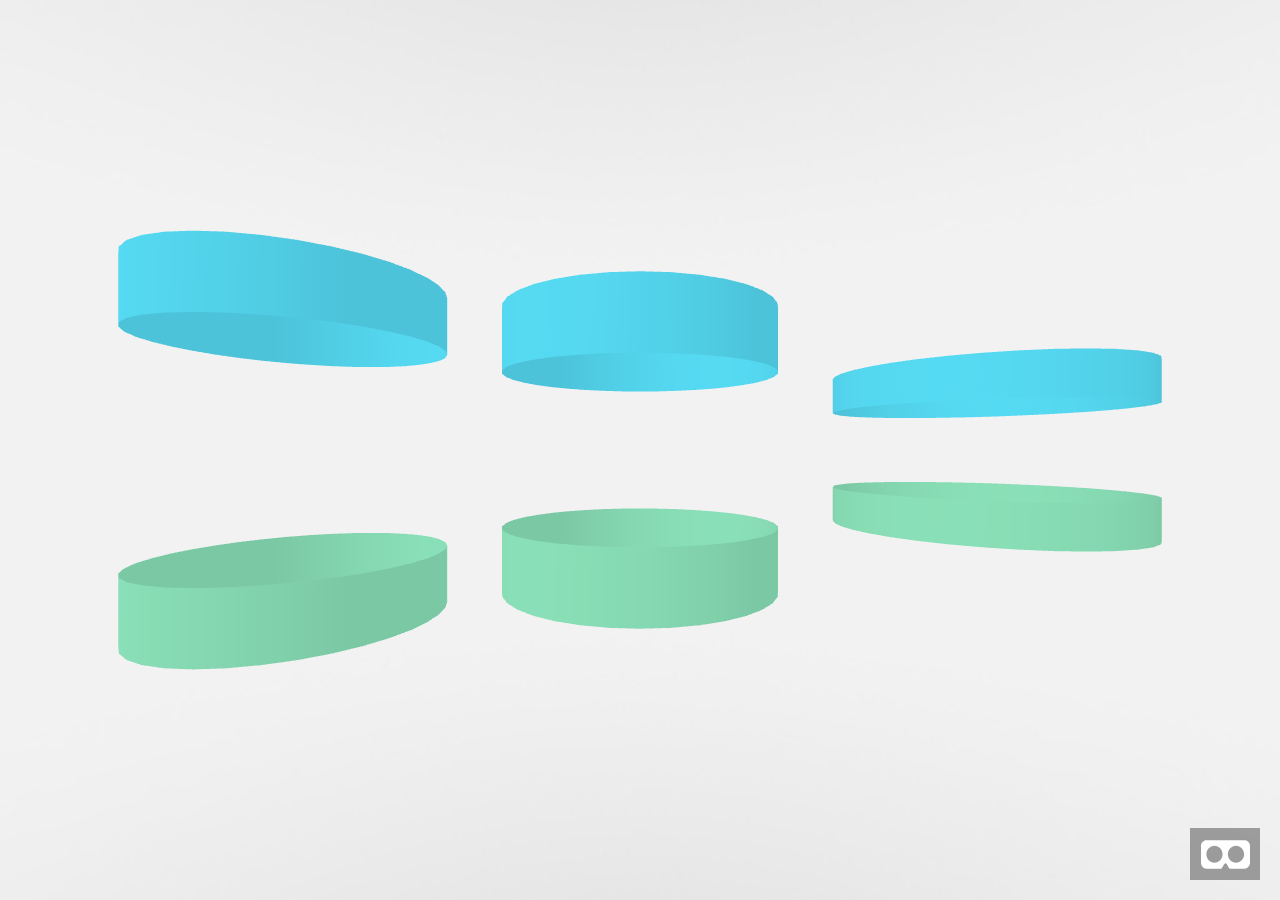
<file: aframe-master/examples/animation/pivots/index.html>
<!DOCTYPE html>
<html>
  <head>
    <meta charset="utf-8">
    <title>Animations: Pivots</title>
    <meta name="description" content="Animations: Pivots - A-Frame">
    <script src="../../../dist/aframe-master.js"></script>
  </head>
  <body>
    <a-scene>
      <a-assets>
        <a-mixin id="cylinder"
                 geometry="primitive: cylinder; height: 2; openEnded: true; radius: 2"
                 material="side: double">
        <a-mixin id="scale" attribute="scale" from="1 1.125 1" to="1 0 1"
                 dur="2000"></a-mixin>
        <img id="background" src="../../assets/img/gray-gradient.jpg">
      </a-assets>

      <a-entity position="0 0 8">
        <a-camera user-height="0"></a-camera>
      </a-entity>

      <!-- 1 -->
      <!-- Animate cylinder scales on the Y-axis. -->
      <a-entity position="-5 0 0">
        <a-cylinder mixin="cylinder" position="0 2 0" color="#4CC3D9">
          <a-animation mixin="scale"></a-animation>
        </a-cylinder>

        <a-cylinder mixin="cylinder" position="0 -2 0" color="#7BC8A4">
          <a-animation mixin="scale"></a-animation>
        </a-cylinder>

      </a-entity>

      <!-- 2 -->
      <!-- Animate cylinder scales on the Y-axis. -->
      <!-- Move cylinder pivots to top and bottom edges using pivot and position. -->
      <a-entity>
        <a-cylinder mixin="cylinder" position="0 1 0" pivot="0 1 0" color="#4CC3D9">
          <a-animation mixin="scale"></a-animation>
        </a-cylinder>

        <a-cylinder mixin="cylinder" position="0 -1 0" pivot="0 -1 0" color="#7BC8A4">
          <a-animation mixin="scale"></a-animation>
        </a-cylinder>
      </a-entity>

      <!-- 3 -->
      <!-- Animate the cylinder scales on the Y-axis -->
      <!-- Move cylinder pivots to top and bottom edges using pivot and position. -->
      <!-- Animate the parent entity scale on the Y-axis. -->
      <a-entity position="5 0 0">
        <a-animation mixin="scale" from="1 0 1" to="1 1 1"></a-animation>

        <a-cylinder mixin="cylinder" position="0 2 0" pivot="0 -1 0" color="#4CC3D9">
          <a-animation mixin="scale"></a-animation>
        </a-cylinder>

        <a-cylinder mixin="cylinder" position="0 -2 0" pivot="0 1 0" color="#7BC8A4">
          <a-animation mixin="scale"></a-animation>
        </a-cylinder>
      </a-entity>

      <a-sky src="#background"></a-sky>
      <a-light type="directional" color="#FFF" intensity="0.2" position="-1 2 1"></a-light>
      <a-light type="ambient" color="#FFF"></a-light>
    </a-scene>
  </body>
</html>
</file>
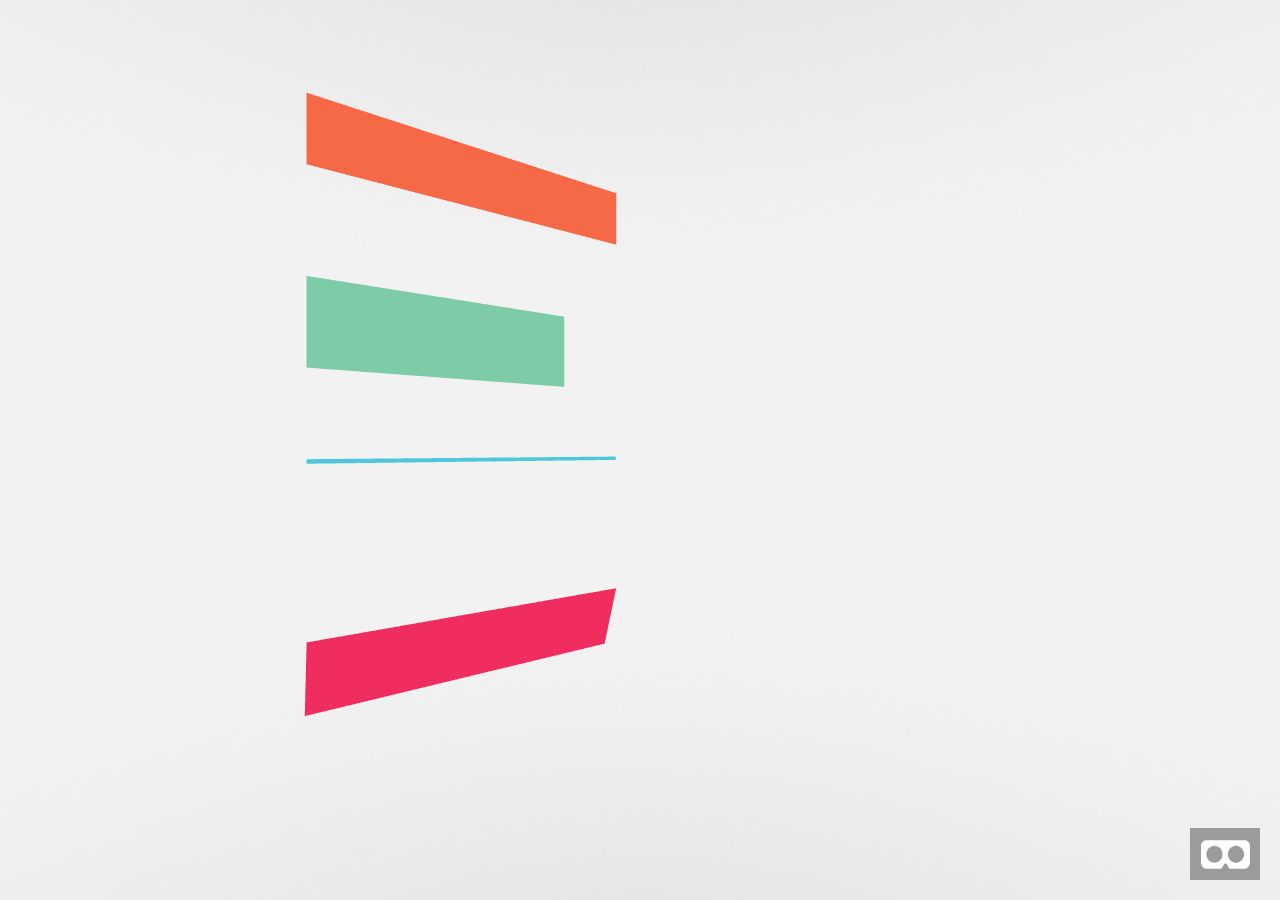
<file: aframe-master/examples/animation/plane-reveals/index.html>
<!DOCTYPE html>
<html>
  <head>
    <meta charset="utf-8">
    <title>Animations: Plane Reveals</title>
    <meta name="description" content="Animations: Plane Reveals - A-Frame">
    <script src="../../../dist/aframe-master.js"></script>
  </head>
  <body>
    <a-scene>
      <a-assets>
        <a-mixin id="plane" geometry="height: 1; width: 4" pivot="-2 0.5 0"></a-mixin>
        <img id="background" src="../../assets/img/gray-gradient.jpg">
      </a-assets>

      <!-- Series of planes that use pivot, position, and animated scales to reveal themselves. -->
      <a-entity position="-2 -1 -7" rotation="0 35 0">
        <a-plane mixin="plane" position="0 6 0" color="#F16745">
          <a-animation attribute="scale" from="1 0 1" to="1 1 1" dur="750" delay="500"
                       fill="backwards"></a-animation>
        </a-plane>

        <a-plane mixin="plane" position="0 4 0" color="#7BC8A4">
          <a-animation attribute="scale" from="0 1 1" to="1 1 1" dur="750" delay="500"
                       fill="backwards"></a-animation>
        </a-plane>

        <a-plane mixin="plane" position="0 2 0" color="#4CC3D9">
          <a-animation attribute="scale" from="0 0 0" to="1 0.05 1" dur="500"
                       delay="500"></a-animation>
          <a-animation attribute="scale" from="1 0.05 1" to="1 1 1" dur="250" delay="1000"
                       fill="both"></a-animation>
        </a-plane>

        <a-plane mixin="plane" position="0 0 0" color="#EF2D5E">
          <a-animation attribute="rotation" from="90 0 0" to="0 0 0" dur="750" delay="500"x
                        fill="backwards"></a-animation>
        </a-plane>
      </a-entity>

      <a-sky src="#background"></a-sky>
      <a-light type="directional" color="#fff" intensity="0.2" position="-1 2 1"></a-light>
      <a-light type="ambient" color="#fff"></a-light>
    </a-scene>
  </body>
</html>
</file>
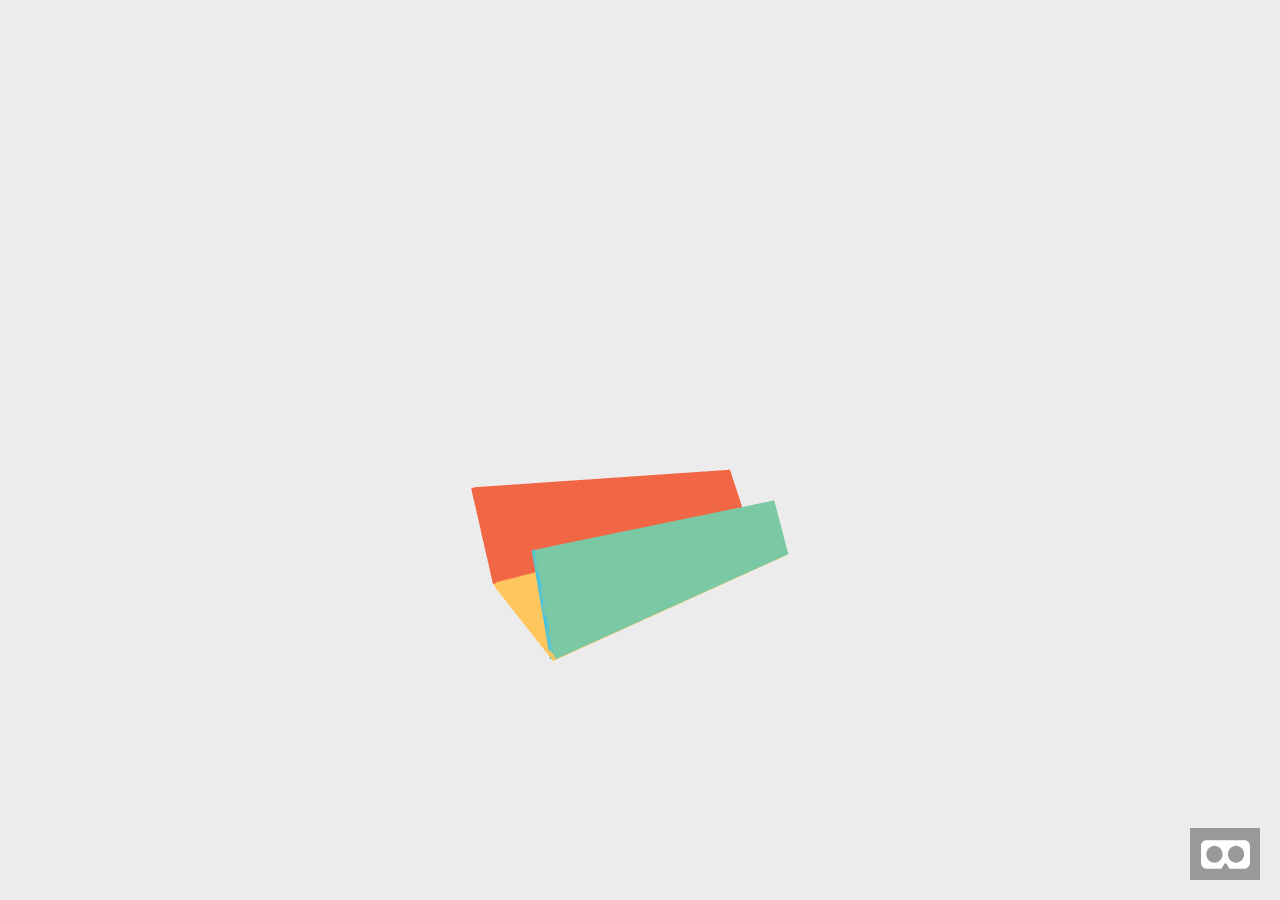
<file: aframe-master/examples/animation/unfold/index.html>
<!DOCTYPE html>
<html>
  <head>
    <meta charset="utf-8">
    <title>Animation: Unfold</title>
    <meta name="description" content="Animation: Unfold - A-Frame">
    <script src="../../../dist/aframe-master.js"></script>
  </head>
  <body>
    <a-scene>
      <a-assets>
        <a-mixin id="board" geometry="depth: .05; height: 1; width: 6" material="shader: flat"
                 pivot="0 0.5 0" position="0 -1 0"></a-mixin>
        <a-mixin id="unhinge" attribute="rotation" to="0 0 0" dur="1000" fill="both"></a-mixin>
        <img id="shadow" src="../../assets/img/radial-shadow-2.png">
      </a-assets>

      <!-- Series of nested boards that unfold one by one. -->
      <a-entity position="0 0 -8" scale="1 1 1">
        <!-- Animate rotation and position of group for extra visual flair. -->
        <a-animation attribute="position" to="0 5 -8" dur="2000"></a-animation>
        <a-animation attribute="rotation" from="0 60 0" to="0 30 0" dur="2500"></a-animation>

        <!-- Pivot and position are used to set the "hinge" of each board to it's top edge. -->
        <a-box mixin="board" color="#F16745">
          <a-animation mixin="unhinge" from="-20 0 0" delay="1000"></a-animation>

          <a-box mixin="board" color="#FFC65D">
            <a-animation mixin="unhinge" from="-175 0 0" delay="250"></a-animation>

            <a-box mixin="board" color="#7BC8A4">
              <a-animation mixin="unhinge" from="-180 0 0" delay="500"></a-animation>

              <a-box mixin="board" color="#4CC3D9">
                <a-animation mixin="unhinge" from="-180 0 0" delay="750"></a-animation>

                <a-box mixin="board" color="#93648D">
                  <a-animation mixin="unhinge" from="-180 0 0" delay="1000"></a-animation>
                </a-box>
              </a-box>
            </a-box>
          </a-box>
        </a-box>
      </a-entity>

      <a-image position="0 -1 0" src="#shadow" rotation="-90 0 0" scale="6 6 6"></a-image>
      <a-sky color="#ECECEC"></a-sky>
      <a-light type="directional" color="#fff" intensity="0.2" position="-1 2 1"></a-light>
      <a-light type="ambient" color="#fff"></a-light>
    </a-scene>
  </body>
</html>
</file>
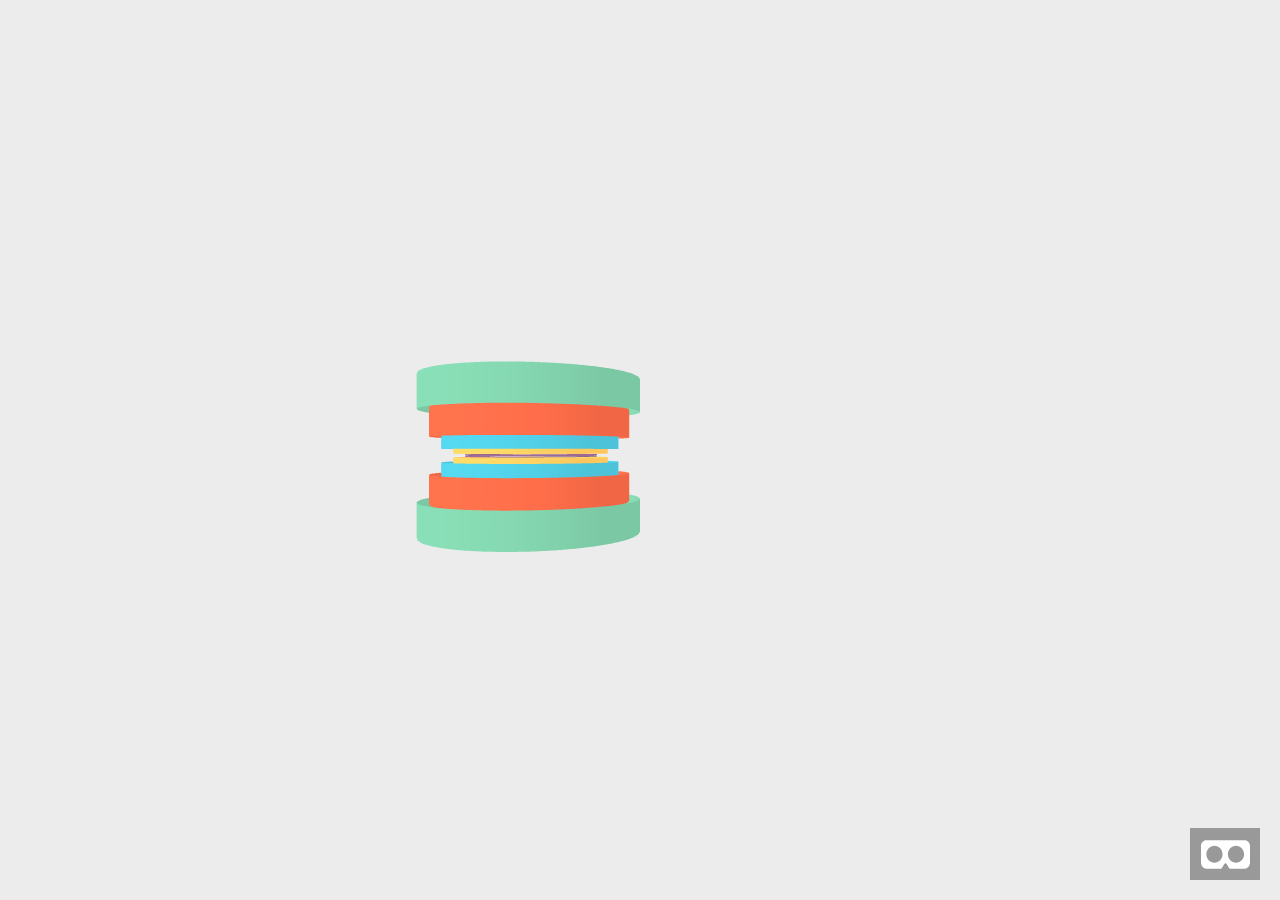
<file: aframe-master/examples/animation/warps/index.html>
<!DOCTYPE html>
<html>
  <head>
    <meta charset="utf-8">
    <title>Animations: Warps</title>
    <meta name="description" content="Animations: Warps - A-Frame">
    <script src="../../../dist/aframe-master.js"></script>
  </head>
  <body>
    <a-scene>
      <!-- A series of cylinders that scale in succession to create "warp" animations -->

      <!-- Warps 1 -->

      <a-entity position="-2 1.5 -10">

        <!-- Green -->
        <a-entity>
          <a-animation attribute="scale" from="1 0 1" to="1 1 1" dur="2000" fill="both"></a-animation>
          <a-cylinder position="0 2 0" radius="2" height="2" color="#7BC8A4" open-ended="true" side="double">
            <a-animation attribute="scale" from="1 1.25 1" to="1 0 1" dur="2000" fill="both"></a-animation>
          </a-cylinder>

          <a-cylinder position="0 -2 0" radius="2" height="2" color="#7BC8A4" open-ended="true" side="double">
            <a-animation attribute="scale" from="1 1.25 1" to="1 0 1" dur="2000" fill="both"></a-animation>
          </a-cylinder>
        </a-entity>

        <!-- Orange -->
        <a-entity>
          <a-animation attribute="scale" from="0.9 0 0.9" to="0.9 1 0.9" delay="200" dur="2000" fill="both"></a-animation>
          <a-cylinder position="0 2 0" radius="2" height="2" color="#F16745" open-ended="true" side="double">
            <a-animation attribute="scale" from="1 1.25 1" to="1 0 1" delay="200" dur="2000" fill="both"></a-animation>
          </a-cylinder>

          <a-cylinder position="0 -2 0" radius="2" height="2" color="#F16745" open-ended="true" side="double">
            <a-animation attribute="scale" from="1 1.25 1" to="1 0 1" delay="200" dur="2000" fill="both"></a-animation>
          </a-cylinder>
        </a-entity>

        <!-- Blue -->
        <a-entity>
          <a-animation attribute="scale" from="0.8 0 0.8" to="0.8 1 0.8" delay="400" dur="2000" fill="both"></a-animation>
          <a-cylinder position="0 2 0" radius="2" height="2" color="#4CC3D9" open-ended="true" side="double">
            <a-animation attribute="scale" from="1 1.25 1" to="1 0 1" delay="400" dur="2000" fill="both"></a-animation>
          </a-cylinder>

          <a-cylinder position="0 -2 0" radius="2" height="2" color="#4CC3D9" open-ended="true" side="double">
            <a-animation attribute="scale" from="1 1.25 1" to="1 0 1" delay="400" dur="2000" fill="both"></a-animation>
          </a-cylinder>
        </a-entity>

        <!-- Yellow -->
        <a-entity>
          <a-animation attribute="scale" from="0.7 0 0.7" to="0.7 1 0.7" delay="600" dur="2000" fill="both"></a-animation>
          <a-cylinder position="0 2 0" radius="2" height="2" color="#FFC65D" open-ended="true" side="double">
            <a-animation attribute="scale" from="1 1.25 1" to="1 0 1" delay="600" dur="2000" fill="both"></a-animation>
          </a-cylinder>

          <a-cylinder position="0 -2 0" radius="2" height="2" color="#FFC65D" open-ended="true" side="double">
            <a-animation attribute="scale" from="1 1.25 1" to="1 0 1" delay="600" dur="2000" fill="both"></a-animation>
          </a-cylinder>
        </a-entity>

        <!-- Purple -->
        <a-entity>
          <a-animation attribute="scale" from="0.6 0 0.6" to="0.6 1 0.6" delay="800" dur="2000" fill="both"></a-animation>
          <a-cylinder position="0 2 0" radius="2" height="2" color="#93648D" open-ended="true" side="double">
            <a-animation attribute="scale" from="1 1.25 1" to="1 0 1" delay="800" dur="2000" fill="both"></a-animation>
          </a-cylinder>

          <a-cylinder position="0 -2 0" radius="2" height="2" color="#93648D" open-ended="true" side="double">
            <a-animation attribute="scale" from="1 1.25 1" to="1 0 1" delay="800" dur="2000" fill="both"></a-animation>
          </a-cylinder>
        </a-entity>

      </a-entity>



      <!-- Warps 2 -->

      <a-entity position="2 1.5 -6">
        <a-animation attribute="scale" from="0 1 0" to="1 1 1" delay="1000" dur="2000" fill="both"></a-animation>

        <!-- Green -->
        <a-entity>
          <a-animation attribute="scale" from="1 0 1" to="1 1 1" dur="2000" fill="both"></a-animation>
          <a-cylinder position="0 2 0" radius="2" height="2" color="#7BC8A4" open-ended="true" side="double">
            <a-animation attribute="scale" from="1 40 1" to="1 0 1" dur="2000" fill="both"></a-animation>
          </a-cylinder>

          <a-cylinder position="0 -2 0" radius="2" height="2" color="#7BC8A4" open-ended="true" side="double">
            <a-animation attribute="scale" from="1 40 1" to="1 0 1" dur="2000" fill="both"></a-animation>
          </a-cylinder>
        </a-entity>

        <!-- Orange -->
        <a-entity>
          <a-animation attribute="scale" from="0.9 0 0.9" to="0.9 1 0.9" delay="200" dur="2000" fill="both"></a-animation>
          <a-cylinder position="0 2 0" radius="2" height="2" color="#F16745" open-ended="true" side="double">
            <a-animation attribute="scale" from="1 40 1" to="1 0 1" delay="200" dur="2000" fill="both"></a-animation>
          </a-cylinder>

          <a-cylinder position="0 -2 0" radius="2" height="2" color="#F16745" open-ended="true" side="double">
            <a-animation attribute="scale" from="1 40 1" to="1 0 1" delay="200" dur="2000" fill="both"></a-animation>
          </a-cylinder>
        </a-entity>

        <!-- Blue -->
        <a-entity>
          <a-animation attribute="scale" from="0.8 0 0.8" to="0.8 1 0.8" delay="400" dur="2000" fill="both"></a-animation>
          <a-cylinder position="0 2 0" radius="2" height="2" color="#4CC3D9" open-ended="true" side="double">
            <a-animation attribute="scale" from="1 40 1" to="1 0 1" delay="400" dur="2000" fill="both"></a-animation>
          </a-cylinder>

          <a-cylinder position="0 -2 0" radius="2" height="2" color="#4CC3D9" open-ended="true" side="double">
            <a-animation attribute="scale" from="1 40 1" to="1 0 1" delay="400" dur="2000" fill="both"></a-animation>
          </a-cylinder>
        </a-entity>

        <!-- Yellow -->
        <a-entity>
          <a-animation attribute="scale" from="0.7 0 0.7" to="0.7 1 0.7" delay="600" dur="2000" fill="both"></a-animation>
          <a-cylinder position="0 2 0" radius="2" height="2" color="#FFC65D" open-ended="true" side="double">
            <a-animation attribute="scale" from="1 40 1" to="1 0 1" delay="600" dur="2000" fill="both"></a-animation>
          </a-cylinder>

          <a-cylinder position="0 -2 0" radius="2" height="2" color="#FFC65D" open-ended="true" side="double">
            <a-animation attribute="scale" from="1 40 1" to="1 0 1" delay="600" dur="2000" fill="both"></a-animation>
          </a-cylinder>
        </a-entity>

        <!-- Purple -->
        <a-entity>
          <a-animation attribute="scale" from="0.6 0 0.6" to="0.6 1 0.6" delay="800" dur="2000" fill="both"></a-animation>
          <a-cylinder position="0 2 0" radius="2" height="2" color="#93648D" open-ended="true" side="double">
            <a-animation attribute="scale" from="1 40 1" to="1 0 1" delay="800" dur="2000" fill="both"></a-animation>
          </a-cylinder>

          <a-cylinder position="0 -2 0" radius="2" height="2" color="#93648D" open-ended="true" side="double">
            <a-animation attribute="scale" from="1 40 1" to="1 0 1" delay="800" dur="2000" fill="both"></a-animation>
          </a-cylinder>
        </a-entity>

      </a-entity>


      <a-sky color="#ECECEC"></a-sky>
      <a-light type="directional" color="#FFF" intensity="0.2" position="-1 2 1"></a-light>
      <a-light type="ambient" color="#FFF"></a-light>

    </a-scene>
  </body>
</html>
</file>
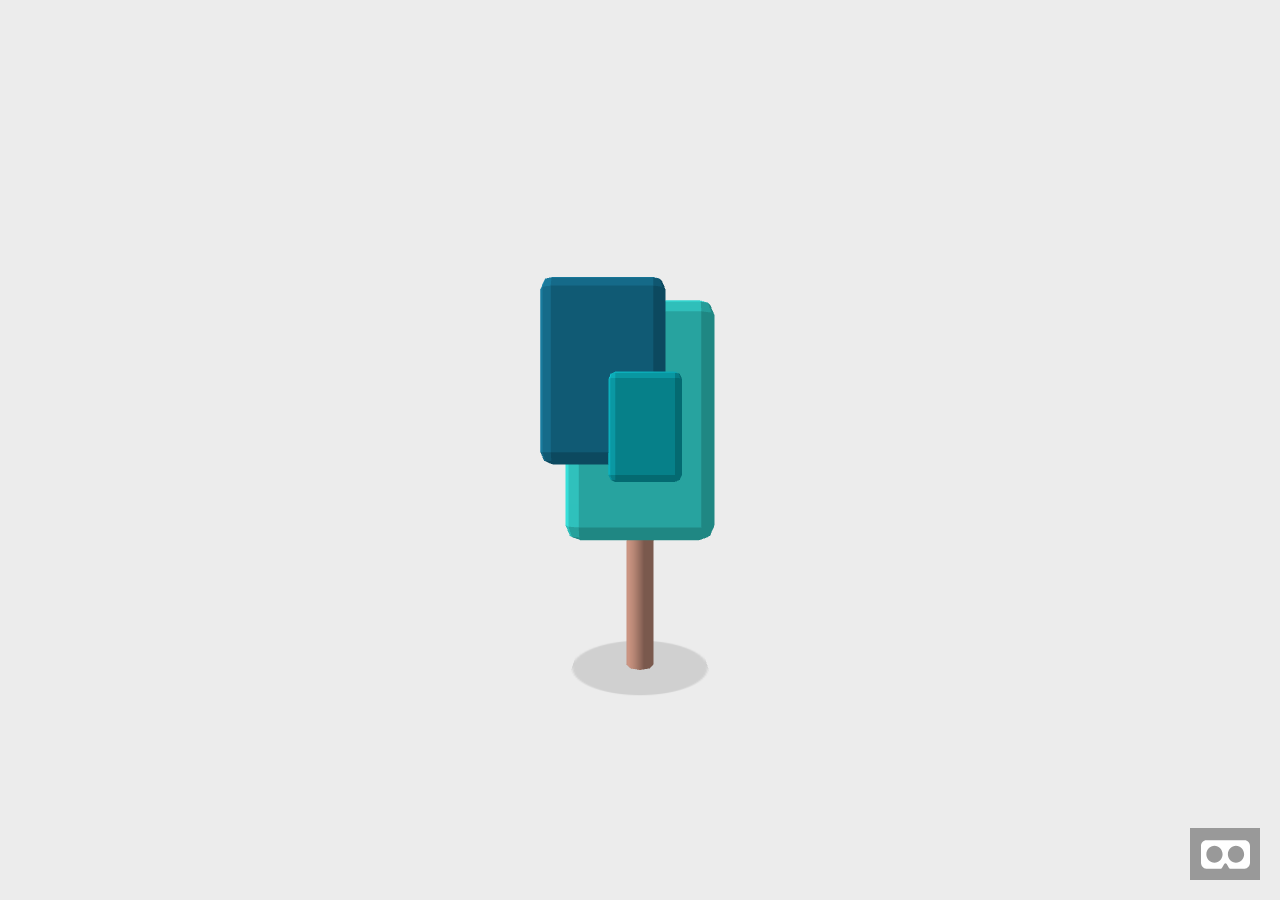
<file: aframe-master/examples/boilerplate/3d-model/index.html>
<!DOCTYPE html>
<html>
  <head>
    <meta charset="utf-8">
    <title>3D Model (COLLADA)</title>
    <meta name="description" content="3D Model (COLLADA) — A-Frame">
    <script src="../../../dist/aframe-master.js"></script>
  </head>
  <body>
    <a-scene>
      <a-assets>
        <a-asset-item id="tree" src="../../assets/models/tree2/tree2.dae"></a-asset-item>
      </a-assets>

      <a-collada-model src="#tree" rotation="0 45 0"></a-model>
      <a-sky color="#ECECEC"></a-sky>
      <a-entity position="0 0 4">
        <a-camera></a-camera>
      </a-entity>
    </a-scene>
  </body>
</html>
</file>
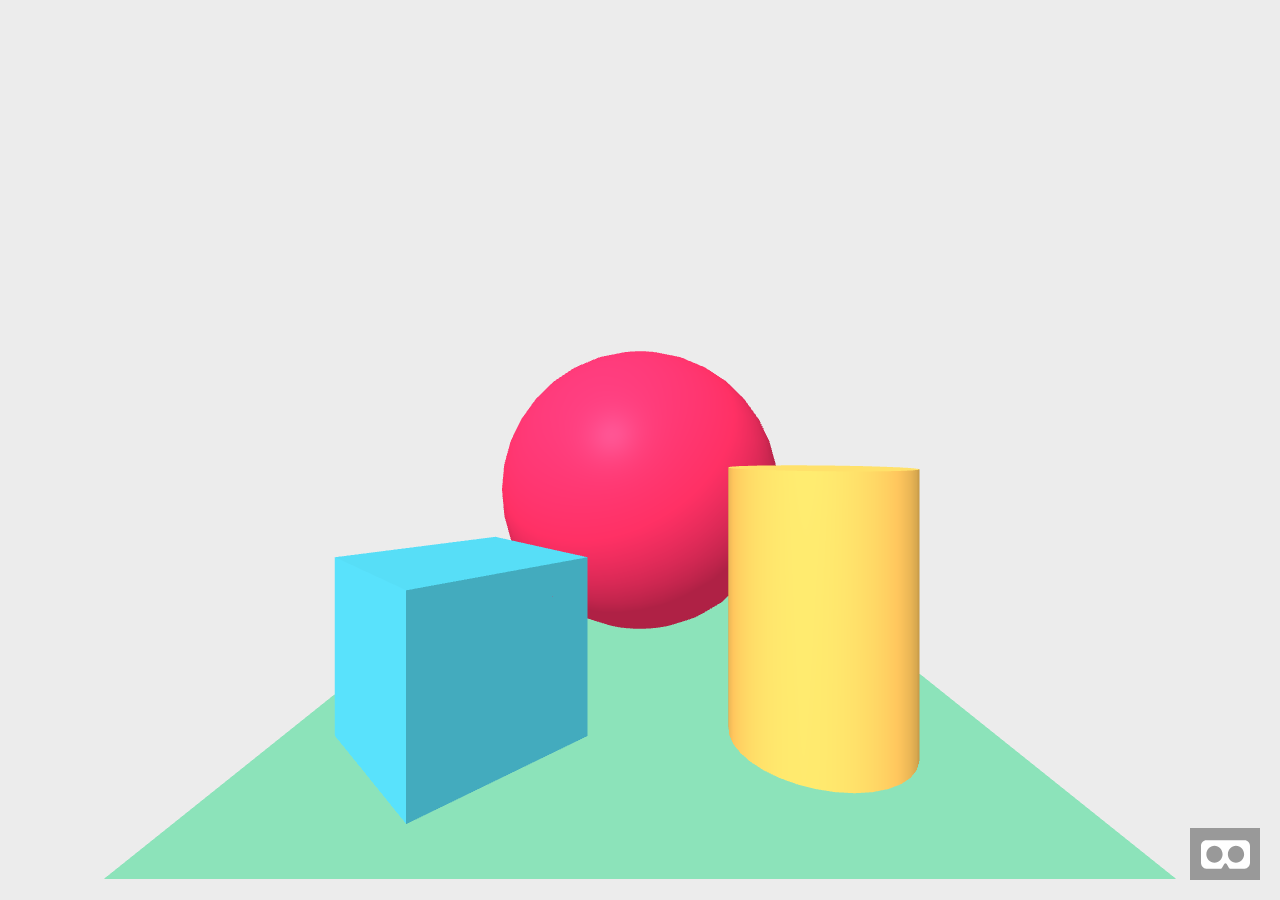
<file: aframe-master/examples/boilerplate/hello-world/index.html>
<!DOCTYPE html>
<html>
  <head>
    <meta charset="utf-8">
    <title>Hello, World! • A-Frame</title>
    <meta name="description" content="Hello, World! • A-Frame">
    <script src="../../../dist/aframe-master.js"></script>
  </head>
  <body>
    <a-scene>
      <a-box position="-1 0.5 -3" rotation="0 45 0" color="#4CC3D9"></a-box>
      <a-sphere position="0 1.25 -5" radius="1.25" color="#EF2D5E"></a-sphere>
      <a-cylinder position="1 0.75 -3" radius="0.5" height="1.5" color="#FFC65D"></a-cylinder>
      <a-plane position="0 0 -4" rotation="-90 0 0" width="4" height="4" color="#7BC8A4"></a-plane>
      <a-sky color="#ECECEC"></a-sky>
    </a-scene>
  </body>
</html>
</file>
<file: css/linea.css>
@charset "UTF-8";

@font-face {
  font-family: "linea";
  src:url("../fonts/linea.eot");
  src:url("../fonts/linea.eot?#iefix") format("embedded-opentype"),
    url("../fonts/linea.woff") format("woff"),
    url("../fonts/linea.ttf") format("truetype"),
    url("../fonts/linea.svg#linea") format("svg");
  font-weight: normal;
  font-style: normal;

}

[data-icon]:before {
  font-family: "linea" !important;
  content: attr(data-icon);
  font-style: normal !important;
  font-weight: normal !important;
  font-variant: normal !important;
  text-transform: none !important;
  speak: none;
  line-height: 1;
  -webkit-font-smoothing: antialiased;
  -moz-osx-font-smoothing: grayscale;
}

[class^="icon-"]:before,
[class*=" icon-"]:before {
  font-family: "linea" !important;
  font-style: normal !important;
  font-weight: normal !important;
  font-variant: normal !important;
  text-transform: none !important;
  speak: none;
  line-height: 1;
  -webkit-font-smoothing: antialiased;
  -moz-osx-font-smoothing: grayscale;
}

.icon-basic-accelerator:before {
  content: "a";
}
.icon-basic-alarm:before {
  content: "b";
}
.icon-basic-anchor:before {
  content: "c";
}
.icon-basic-anticlockwise:before {
  content: "d";
}
.icon-basic-archive:before {
  content: "e";
}
.icon-basic-archive-full:before {
  content: "f";
}
.icon-basic-ban:before {
  content: "g";
}
.icon-basic-battery-charge:before {
  content: "h";
}
.icon-basic-battery-empty:before {
  content: "i";
}
.icon-basic-battery-full:before {
  content: "j";
}
.icon-basic-battery-half:before {
  content: "k";
}
.icon-basic-bolt:before {
  content: "l";
}
.icon-basic-book:before {
  content: "m";
}
.icon-basic-book-pen:before {
  content: "n";
}
.icon-basic-book-pencil:before {
  content: "o";
}
.icon-basic-bookmark:before {
  content: "p";
}
.icon-basic-calculator:before {
  content: "q";
}
.icon-basic-calendar:before {
  content: "r";
}
.icon-basic-cards-diamonds:before {
  content: "s";
}
.icon-basic-cards-hearts:before {
  content: "t";
}
.icon-basic-case:before {
  content: "u";
}
.icon-basic-chronometer:before {
  content: "v";
}
.icon-basic-clessidre:before {
  content: "w";
}
.icon-basic-clock:before {
  content: "x";
}
.icon-basic-clockwise:before {
  content: "y";
}
.icon-basic-cloud:before {
  content: "z";
}
.icon-basic-clubs:before {
  content: "A";
}
.icon-basic-compass:before {
  content: "B";
}
.icon-basic-cup:before {
  content: "C";
}
.icon-basic-diamonds:before {
  content: "D";
}
.icon-basic-display:before {
  content: "E";
}
.icon-basic-download:before {
  content: "F";
}
.icon-basic-exclamation:before {
  content: "G";
}
.icon-basic-eye:before {
  content: "H";
}
.icon-basic-eye-closed:before {
  content: "I";
}
.icon-basic-female:before {
  content: "J";
}
.icon-basic-flag1:before {
  content: "K";
}
.icon-basic-flag2:before {
  content: "L";
}
.icon-basic-floppydisk:before {
  content: "M";
}
.icon-basic-folder:before {
  content: "N";
}
.icon-basic-folder-multiple:before {
  content: "O";
}
.icon-basic-gear:before {
  content: "P";
}
.icon-basic-geolocalize-01:before {
  content: "Q";
}
.icon-basic-geolocalize-05:before {
  content: "R";
}
.icon-basic-globe:before {
  content: "S";
}
.icon-basic-gunsight:before {
  content: "T";
}
.icon-basic-hammer:before {
  content: "U";
}
.icon-basic-headset:before {
  content: "V";
}
.icon-basic-heart:before {
  content: "W";
}
.icon-basic-heart-broken:before {
  content: "X";
}
.icon-basic-helm:before {
  content: "Y";
}
.icon-basic-home:before {
  content: "Z";
}
.icon-basic-info:before {
  content: "0";
}
.icon-basic-ipod:before {
  content: "1";
}
.icon-basic-joypad:before {
  content: "2";
}
.icon-basic-key:before {
  content: "3";
}
.icon-basic-keyboard:before {
  content: "4";
}
.icon-basic-laptop:before {
  content: "5";
}
.icon-basic-life-buoy:before {
  content: "6";
}
.icon-basic-lightbulb:before {
  content: "7";
}
.icon-basic-link:before {
  content: "8";
}
.icon-basic-lock:before {
  content: "9";
}
.icon-basic-lock-open:before {
  content: "!";
}
.icon-basic-magic-mouse:before {
  content: "\"";
}
.icon-basic-magnifier:before {
  content: "#";
}
.icon-basic-magnifier-minus:before {
  content: "$";
}
.icon-basic-magnifier-plus:before {
  content: "%";
}
.icon-basic-mail:before {
  content: "&";
}
.icon-basic-mail-multiple:before {
  content: "'";
}
.icon-basic-mail-open:before {
  content: "(";
}
.icon-basic-mail-open-text:before {
  content: ")";
}
.icon-basic-male:before {
  content: "*";
}
.icon-basic-map:before {
  content: "+";
}
.icon-basic-message:before {
  content: ",";
}
.icon-basic-message-multiple:before {
  content: "-";
}
.icon-basic-message-txt:before {
  content: ".";
}
.icon-basic-mixer2:before {
  content: "/";
}
.icon-basic-mouse:before {
  content: ":";
}
.icon-basic-notebook:before {
  content: ";";
}
.icon-basic-notebook-pen:before {
  content: "<";
}
.icon-basic-notebook-pencil:before {
  content: "=";
}
.icon-basic-paperplane:before {
  content: ">";
}
.icon-basic-pencil-ruler:before {
  content: "?";
}
.icon-basic-pencil-ruler-pen:before {
  content: "@";
}
.icon-basic-photo:before {
  content: "[";
}
.icon-basic-picture:before {
  content: "]";
}
.icon-basic-picture-multiple:before {
  content: "^";
}
.icon-basic-pin1:before {
  content: "_";
}
.icon-basic-pin2:before {
  content: "`";
}
.icon-basic-postcard:before {
  content: "{";
}
.icon-basic-postcard-multiple:before {
  content: "|";
}
.icon-basic-printer:before {
  content: "}";
}
.icon-basic-question:before {
  content: "~";
}
.icon-basic-rss:before {
  content: "\\";
}
.icon-basic-server:before {
  content: "\e000";
}
.icon-basic-server2:before {
  content: "\e001";
}
.icon-basic-server-cloud:before {
  content: "\e002";
}
.icon-basic-server-download:before {
  content: "\e003";
}
.icon-basic-server-upload:before {
  content: "\e004";
}
.icon-basic-settings:before {
  content: "\e005";
}
.icon-basic-share:before {
  content: "\e006";
}
.icon-basic-sheet:before {
  content: "\e007";
}
.icon-basic-sheet-multiple:before {
  content: "\e008";
}
.icon-basic-sheet-pen:before {
  content: "\e009";
}
.icon-basic-sheet-pencil:before {
  content: "\e00a";
}
.icon-basic-sheet-txt:before {
  content: "\e00b";
}
.icon-basic-signs:before {
  content: "\e00c";
}
.icon-basic-smartphone:before {
  content: "\e00d";
}
.icon-basic-spades:before {
  content: "\e00e";
}
.icon-basic-spread:before {
  content: "\e00f";
}
.icon-basic-spread-bookmark:before {
  content: "\e010";
}
.icon-basic-spread-text:before {
  content: "\e011";
}
.icon-basic-spread-text-bookmark:before {
  content: "\e012";
}
.icon-basic-star:before {
  content: "\e013";
}
.icon-basic-tablet:before {
  content: "\e014";
}
.icon-basic-target:before {
  content: "\e015";
}
.icon-basic-todo:before {
  content: "\e016";
}
.icon-basic-todo-pen:before {
  content: "\e017";
}
.icon-basic-todo-pencil:before {
  content: "\e018";
}
.icon-basic-todo-txt:before {
  content: "\e019";
}
.icon-basic-todolist-pen:before {
  content: "\e01a";
}
.icon-basic-todolist-pencil:before {
  content: "\e01b";
}
.icon-basic-trashcan:before {
  content: "\e01c";
}
.icon-basic-trashcan-full:before {
  content: "\e01d";
}
.icon-basic-trashcan-refresh:before {
  content: "\e01e";
}
.icon-basic-trashcan-remove:before {
  content: "\e01f";
}
.icon-basic-upload:before {
  content: "\e020";
}
.icon-basic-usb:before {
  content: "\e021";
}
.icon-basic-video:before {
  content: "\e022";
}
.icon-basic-watch:before {
  content: "\e023";
}
.icon-basic-webpage:before {
  content: "\e024";
}
.icon-basic-webpage-img-txt:before {
  content: "\e025";
}
.icon-basic-webpage-multiple:before {
  content: "\e026";
}
.icon-basic-webpage-txt:before {
  content: "\e027";
}
.icon-basic-world:before {
  content: "\e028";
}
.icon-ecommerce-bag:before {
  content: "\e029";
}
.icon-ecommerce-bag-check:before {
  content: "\e02a";
}
.icon-ecommerce-bag-cloud:before {
  content: "\e02b";
}
.icon-ecommerce-bag-download:before {
  content: "\e02c";
}
.icon-ecommerce-bag-minus:before {
  content: "\e02d";
}
.icon-ecommerce-bag-plus:before {
  content: "\e02e";
}
.icon-ecommerce-bag-refresh:before {
  content: "\e02f";
}
.icon-ecommerce-bag-remove:before {
  content: "\e030";
}
.icon-ecommerce-bag-search:before {
  content: "\e031";
}
.icon-ecommerce-bag-upload:before {
  content: "\e032";
}
.icon-ecommerce-banknote:before {
  content: "\e033";
}
.icon-ecommerce-banknotes:before {
  content: "\e034";
}
.icon-ecommerce-basket:before {
  content: "\e035";
}
.icon-ecommerce-basket-check:before {
  content: "\e036";
}
.icon-ecommerce-basket-cloud:before {
  content: "\e037";
}
.icon-ecommerce-basket-download:before {
  content: "\e038";
}
.icon-ecommerce-basket-minus:before {
  content: "\e039";
}
.icon-ecommerce-basket-plus:before {
  content: "\e03a";
}
.icon-ecommerce-basket-refresh:before {
  content: "\e03b";
}
.icon-ecommerce-basket-remove:before {
  content: "\e03c";
}
.icon-ecommerce-basket-search:before {
  content: "\e03d";
}
.icon-ecommerce-basket-upload:before {
  content: "\e03e";
}
.icon-ecommerce-bath:before {
  content: "\e03f";
}
.icon-ecommerce-cart:before {
  content: "\e040";
}
.icon-ecommerce-cart-check:before {
  content: "\e041";
}
.icon-ecommerce-cart-cloud:before {
  content: "\e042";
}
.icon-ecommerce-cart-content:before {
  content: "\e043";
}
.icon-ecommerce-cart-download:before {
  content: "\e044";
}
.icon-ecommerce-cart-minus:before {
  content: "\e045";
}
.icon-ecommerce-cart-plus:before {
  content: "\e046";
}
.icon-ecommerce-cart-refresh:before {
  content: "\e047";
}
.icon-ecommerce-cart-remove:before {
  content: "\e048";
}
.icon-ecommerce-cart-search:before {
  content: "\e049";
}
.icon-ecommerce-cart-upload:before {
  content: "\e04a";
}
.icon-ecommerce-cent:before {
  content: "\e04b";
}
.icon-ecommerce-colon:before {
  content: "\e04c";
}
.icon-ecommerce-creditcard:before {
  content: "\e04d";
}
.icon-ecommerce-diamond:before {
  content: "\e04e";
}
.icon-ecommerce-dollar:before {
  content: "\e04f";
}
.icon-ecommerce-euro:before {
  content: "\e050";
}
.icon-ecommerce-franc:before {
  content: "\e051";
}
.icon-ecommerce-gift:before {
  content: "\e052";
}
.icon-ecommerce-graph1:before {
  content: "\e053";
}
.icon-ecommerce-graph2:before {
  content: "\e054";
}
.icon-ecommerce-graph3:before {
  content: "\e055";
}
.icon-ecommerce-graph-decrease:before {
  content: "\e056";
}
.icon-ecommerce-graph-increase:before {
  content: "\e057";
}
.icon-ecommerce-guarani:before {
  content: "\e058";
}
.icon-ecommerce-kips:before {
  content: "\e059";
}
.icon-ecommerce-lira:before {
  content: "\e05a";
}
.icon-ecommerce-megaphone:before {
  content: "\e05b";
}
.icon-ecommerce-money:before {
  content: "\e05c";
}
.icon-ecommerce-naira:before {
  content: "\e05d";
}
.icon-ecommerce-pesos:before {
  content: "\e05e";
}
.icon-ecommerce-pound:before {
  content: "\e05f";
}
.icon-ecommerce-receipt:before {
  content: "\e060";
}
.icon-ecommerce-receipt-bath:before {
  content: "\e061";
}
.icon-ecommerce-receipt-cent:before {
  content: "\e062";
}
.icon-ecommerce-receipt-dollar:before {
  content: "\e063";
}
.icon-ecommerce-receipt-euro:before {
  content: "\e064";
}
.icon-ecommerce-receipt-franc:before {
  content: "\e065";
}
.icon-ecommerce-receipt-guarani:before {
  content: "\e066";
}
.icon-ecommerce-receipt-kips:before {
  content: "\e067";
}
.icon-ecommerce-receipt-lira:before {
  content: "\e068";
}
.icon-ecommerce-receipt-naira:before {
  content: "\e069";
}
.icon-ecommerce-receipt-pesos:before {
  content: "\e06a";
}
.icon-ecommerce-receipt-pound:before {
  content: "\e06b";
}
.icon-ecommerce-receipt-rublo:before {
  content: "\e06c";
}
.icon-ecommerce-receipt-rupee:before {
  content: "\e06d";
}
.icon-ecommerce-receipt-tugrik:before {
  content: "\e06e";
}
.icon-ecommerce-receipt-won:before {
  content: "\e06f";
}
.icon-ecommerce-receipt-yen:before {
  content: "\e070";
}
.icon-ecommerce-receipt-yen2:before {
  content: "\e071";
}
.icon-ecommerce-recept-colon:before {
  content: "\e072";
}
.icon-ecommerce-rublo:before {
  content: "\e073";
}
.icon-ecommerce-rupee:before {
  content: "\e074";
}
.icon-ecommerce-safe:before {
  content: "\e075";
}
.icon-ecommerce-sale:before {
  content: "\e076";
}
.icon-ecommerce-sales:before {
  content: "\e077";
}
.icon-ecommerce-ticket:before {
  content: "\e078";
}
.icon-ecommerce-tugriks:before {
  content: "\e079";
}
.icon-ecommerce-wallet:before {
  content: "\e07a";
}
.icon-ecommerce-won:before {
  content: "\e07b";
}
.icon-ecommerce-yen:before {
  content: "\e07c";
}
.icon-ecommerce-yen2:before {
  content: "\e07d";
}
.icon-music-beginning-button:before {
  content: "\e029";
}
.icon-music-bell:before {
  content: "\e02a";
}
.icon-music-cd:before {
  content: "\e02b";
}
.icon-music-diapason:before {
  content: "\e02c";
}
.icon-music-eject-button:before {
  content: "\e02d";
}
.icon-music-end-button:before {
  content: "\e02e";
}
.icon-music-fastforward-button:before {
  content: "\e02f";
}
.icon-music-headphones:before {
  content: "\e030";
}
.icon-music-ipod:before {
  content: "\e031";
}
.icon-music-loudspeaker:before {
  content: "\e032";
}
.icon-music-microphone:before {
  content: "\e033";
}
.icon-music-microphone-old:before {
  content: "\e034";
}
.icon-music-mixer:before {
  content: "\e035";
}
.icon-music-mute:before {
  content: "\e036";
}
.icon-music-note-multiple:before {
  content: "\e037";
}
.icon-music-note-single:before {
  content: "\e038";
}
.icon-music-pause-button:before {
  content: "\e039";
}
.icon-music-play-button:before {
  content: "\e03a";
}
.icon-music-playlist:before {
  content: "\e03b";
}
.icon-music-radio-ghettoblaster:before {
  content: "\e03c";
}
.icon-music-radio-portable:before {
  content: "\e03d";
}
.icon-music-record:before {
  content: "\e03e";
}
.icon-music-recordplayer:before {
  content: "\e03f";
}
.icon-music-repeat-button:before {
  content: "\e040";
}
.icon-music-rewind-button:before {
  content: "\e041";
}
.icon-music-shuffle-button:before {
  content: "\e042";
}
.icon-music-stop-button:before {
  content: "\e043";
}
.icon-music-tape:before {
  content: "\e044";
}
.icon-music-volume-down:before {
  content: "\e045";
}
.icon-music-volume-up:before {
  content: "\e046";
}
.icon-ecommerce-bag:before {
  content: "\e047";
}
.icon-ecommerce-bag-check:before {
  content: "\e048";
}
.icon-ecommerce-bag-cloud:before {
  content: "\e049";
}
.icon-ecommerce-bag-download:before {
  content: "\e04a";
}
.icon-ecommerce-bag-minus:before {
  content: "\e04b";
}
.icon-ecommerce-bag-plus:before {
  content: "\e04c";
}
.icon-ecommerce-bag-refresh:before {
  content: "\e04d";
}
.icon-ecommerce-bag-remove:before {
  content: "\e04e";
}
.icon-ecommerce-bag-search:before {
  content: "\e04f";
}
.icon-ecommerce-bag-upload:before {
  content: "\e050";
}
.icon-ecommerce-banknote:before {
  content: "\e051";
}
.icon-ecommerce-banknotes:before {
  content: "\e052";
}
.icon-ecommerce-basket:before {
  content: "\e053";
}
.icon-ecommerce-basket-check:before {
  content: "\e054";
}
.icon-ecommerce-basket-cloud:before {
  content: "\e055";
}
.icon-ecommerce-basket-download:before {
  content: "\e056";
}
.icon-ecommerce-basket-minus:before {
  content: "\e057";
}
.icon-ecommerce-basket-plus:before {
  content: "\e058";
}
.icon-ecommerce-basket-refresh:before {
  content: "\e059";
}
.icon-ecommerce-basket-remove:before {
  content: "\e05a";
}
.icon-ecommerce-basket-search:before {
  content: "\e05b";
}
.icon-ecommerce-basket-upload:before {
  content: "\e05c";
}
.icon-ecommerce-bath:before {
  content: "\e05d";
}
.icon-ecommerce-cart:before {
  content: "\e05e";
}
.icon-ecommerce-cart-check:before {
  content: "\e05f";
}
.icon-ecommerce-cart-cloud:before {
  content: "\e060";
}
.icon-ecommerce-cart-content:before {
  content: "\e061";
}
.icon-ecommerce-cart-download:before {
  content: "\e062";
}
.icon-ecommerce-cart-minus:before {
  content: "\e063";
}
.icon-ecommerce-cart-plus:before {
  content: "\e064";
}
.icon-ecommerce-cart-refresh:before {
  content: "\e065";
}
.icon-ecommerce-cart-remove:before {
  content: "\e066";
}
.icon-ecommerce-cart-search:before {
  content: "\e067";
}
.icon-ecommerce-cart-upload:before {
  content: "\e068";
}
.icon-ecommerce-cent:before {
  content: "\e069";
}
.icon-ecommerce-colon:before {
  content: "\e06a";
}
.icon-ecommerce-creditcard:before {
  content: "\e06b";
}
.icon-ecommerce-diamond:before {
  content: "\e06c";
}
.icon-ecommerce-dollar:before {
  content: "\e06d";
}
.icon-ecommerce-euro:before {
  content: "\e06e";
}
.icon-ecommerce-franc:before {
  content: "\e06f";
}
.icon-ecommerce-gift:before {
  content: "\e070";
}
.icon-ecommerce-graph1:before {
  content: "\e071";
}
.icon-ecommerce-graph2:before {
  content: "\e072";
}
.icon-ecommerce-graph3:before {
  content: "\e073";
}
.icon-ecommerce-graph-decrease:before {
  content: "\e074";
}
.icon-ecommerce-graph-increase:before {
  content: "\e075";
}
.icon-ecommerce-guarani:before {
  content: "\e076";
}
.icon-ecommerce-kips:before {
  content: "\e077";
}
.icon-ecommerce-lira:before {
  content: "\e078";
}
.icon-ecommerce-megaphone:before {
  content: "\e079";
}
.icon-ecommerce-money:before {
  content: "\e07a";
}
.icon-ecommerce-naira:before {
  content: "\e07b";
}
.icon-ecommerce-pesos:before {
  content: "\e07c";
}
.icon-ecommerce-pound:before {
  content: "\e07d";
}
.icon-ecommerce-receipt:before {
  content: "\e07e";
}
.icon-ecommerce-receipt-bath:before {
  content: "\e07f";
}
.icon-ecommerce-receipt-cent:before {
  content: "\e080";
}
.icon-ecommerce-receipt-dollar:before {
  content: "\e081";
}
.icon-ecommerce-receipt-euro:before {
  content: "\e082";
}
.icon-ecommerce-receipt-franc:before {
  content: "\e083";
}
.icon-ecommerce-receipt-guarani:before {
  content: "\e084";
}
.icon-ecommerce-receipt-kips:before {
  content: "\e085";
}
.icon-ecommerce-receipt-lira:before {
  content: "\e086";
}
.icon-ecommerce-receipt-naira:before {
  content: "\e087";
}
.icon-ecommerce-receipt-pesos:before {
  content: "\e088";
}
.icon-ecommerce-receipt-pound:before {
  content: "\e089";
}
.icon-ecommerce-receipt-rublo:before {
  content: "\e08a";
}
.icon-ecommerce-receipt-rupee:before {
  content: "\e08b";
}
.icon-ecommerce-receipt-tugrik:before {
  content: "\e08c";
}
.icon-ecommerce-receipt-won:before {
  content: "\e08d";
}
.icon-ecommerce-receipt-yen:before {
  content: "\e08e";
}
.icon-ecommerce-receipt-yen2:before {
  content: "\e08f";
}
.icon-ecommerce-recept-colon:before {
  content: "\e090";
}
.icon-ecommerce-rublo:before {
  content: "\e091";
}
.icon-ecommerce-rupee:before {
  content: "\e092";
}
.icon-ecommerce-safe:before {
  content: "\e093";
}
.icon-ecommerce-sale:before {
  content: "\e094";
}
.icon-ecommerce-sales:before {
  content: "\e095";
}
.icon-ecommerce-ticket:before {
  content: "\e096";
}
.icon-ecommerce-tugriks:before {
  content: "\e097";
}
.icon-ecommerce-wallet:before {
  content: "\e098";
}
.icon-ecommerce-won:before {
  content: "\e099";
}
.icon-ecommerce-yen:before {
  content: "\e09a";
}
.icon-ecommerce-yen2:before {
  content: "\e09b";
}
</file>
<file: css/style.css>
/*========================================================
	
	Author	: 	Noman Ali Samejo
	
	Item 	: 	San - Responsive App Landing Template
	
----------------------------------------------------------
	List of Contents
----------------------------------------------------------
	
	01. General Styles 
	
	02. Navbar
	
	03. Preloader
	
	04. Home Section
	
	05. Mockup Section
	
	06. Features Section
	
	07. Screenshots Section
	
	08. Video Section
	
	09. More Features Section
	
	10. Pricing Section
	
	11. Testimonials Section
	
	12. Download\Newsletter Section
	
	13. Contact Section
	
	14. Footer
	
	14. Responsive CSS
	
========================================================*/

/*========================================================
	General Styles
========================================================*/
@import 'https://fonts.googleapis.com/css?family=Lato:100,100i,300,300i,400,400i,700,700i,900,900i|Playfair+Display:400,400i,700,700i,900,900i';

*{
	font-family:inherit;
}
body{
	font-family:'Lato', sans-serif;
	overflow-x:hidden;
}
.section-header > p,
.font-alt{
	font-family:'Playfair Display', serif;
}
section{
	background:#FFF;
}
.parallax{
	background-color:transparent !important;
}
img{
	max-width:100%;
}
.section-header > h2{
	margin-top:0;
	font-size:28px;
	font-weight:300;
	margin-bottom:15px;
	line-height:1em;
	text-transform:uppercase;
	letter-spacing:2px;
}
.section-header > p{
	margin:0;
	font-size:16px;
	color:#898989;
	font-style:italic;
	letter-spacing:1px;
}
a.app-btn{
	color:#FFF;
}
.app-btn{
	position:relative;
	padding:9px 31px;
	border-radius:50px;
	color:#FFF;
	display:inline-block;
	*display:inline;
	*zoom:1;
	background:transparent;
	text-decoration:none !important;
	-webkit-transition:all .3s ease;
	-moz-transition:all .3s ease;
	transition:all .3s ease;
	top:0;
	border:solid 2px #FFF;
}
.app-btn:hover{
	background:#FFF;
	color:#202020;
}
.app-btn > i{
	font-size:20px;
	vertical-align:middle;
	margin-right:5px;
}
.arrow{
	position:relative;
	display:inline-block;
	*display:inline;
	*zoom:1;
	width:35px;
	height:10px;
	left:-15px;
	margin-left:7px;
	transition:all .3s ease;
}
.arrow:before{
	content: ' ';
	position:absolute;
	top:0;
	right:0;
	border-top:solid 5px transparent;
	border-bottom:solid 5px transparent;
	border-left:solid 5px #202020;
}
.arrow:after{
	content: ' ';
	position:absolute;
	top:4px;
	height:2px;
	background:#202020;
	width:15px;
	right:5px;
	transition:all .3s ease;
}
.arrow-btn:hover .arrow{
	left:5px;
}
.arrow-btn:hover .arrow:after{
	width:25px;
}
.btn-custom.arrow-btn{
	padding-right:5px;
	padding-left:25px;
}
.btn-custom.arrow-btn:hover{
	padding-right:25px;
}
a.btn-custom{
	text-decoration:none;
	color:#202020;
}
.btn-custom{
	padding:12px 22px;
	background:#E0E0E0;
	color:#202020;
	border-radius:3px;
	display:inline-block;
	*display:inline;
	*zoom:1;
	position:relative;
	z-index:5;
	border:none;
	transition:all .3s ease;
}

/*========================================================
	Navbar
========================================================*/
.navbar{
	background:transparent;
	padding:30px 0;
	-webkit-transition:all .3s ease;
	-moz-transition:all .3s ease;
	transition:all .3s ease;
}
.navbar-brand{
	padding:0;
}
.navbar-brand > img{
	margin-top:10px;
	height:30px;
}
.navbar-nav > li > a{
	text-decoration:none;
	background:none !important;
	text-transform:uppercase;
	letter-spacing:2px;
	font-size:12px;
	color:#FFF;
	color:rgba(255,255,255,.6);
	-webkit-transition:all .3s ease;
	-moz-transition:all .3s ease;
	transition:all .3s ease;
}
.navbar-nav > li.active > a,
.navbar-nav > li > a:hover{
	color:#fff;
}
.navbar-toggle{
	margin-top:5.5px;
	margin-bottom:5.5px;
}
.navbar-toggle .icon-bar{
	background:#202020;
	height:3px;
	width:28px;
}
.navbar-toggle .icon-bar+.icon-bar{
	margin-top:5px;
}
body.scrolled .navbar{
	background:#FFF;
	background:rgba(255,255,255,.9);
	padding:10px 0;
}
.navbar-brand > .logo-dark{
	display:none;
}
body.scrolled .navbar-brand > .logo-dark{
	display:block;
}
body.scrolled .navbar-brand > .logo-light{
	display:none;
}
body.scrolled .navbar-nav > li > a{
	color:#202020;
	color:rgba(0,0,0,.4);
}
body.scrolled .navbar-nav > li.active > a,
body.scrolled .navbar-nav > li > a:hover{
	color:#202020;
}

/*========================================================
	Preloader
========================================================*/
#preloader{
	position:fixed;
	top:0;
	left:0;
	z-index:99999;
	background:#FFF;
	height:100%;
	width:100%;
	-webkit-transition:all .5s .5s ease;
	-moz-transition:all .5s .5s ease;
	transition:all .5s .2s ease;
}
.loader{
	position:absolute;
	top:50%;
	left:0;
	right:0;
	width:100px;
	height:100px;
	display:block;
	margin:auto;
	margin-top:-50px;
}
body.loaded #preloader{
	opacity:0;
	visibility:hidden;
}

/*========================================================
	Home Section
========================================================*/
.main-section{
	background:#5a32c6;
	overflow:hidden;
	position:relative;
	padding:100px 0;
	padding-top:160px;
}
.particle-bg{
	position:absolute;
	top:0;
	left:0;
	height:100%;
	width:100%;
	z-index:0;
}
.main-section .mockup{
	position:relative;
}
.main-section .mockup > .front{
	position:absolute;
	top:0;
	left:0;
	z-index:2;
}
.intro-text{
	padding-top:120px;
	padding-bottom:105px;
}
.intro-text > h1{
	font-weight:300;
	color:#FFF;
	line-height:1.2em;
	font-size:56px;
	letter-spacing:2px;
	margin-top:0;
	margin-bottom:25px;
}
.intro-text > p{
	font-size:22px;
	margin:0;
	margin-bottom:50px;
	color:#FFF;
	font-style:italic;
	letter-spacing:2px;
}
.intro-text > .btns{
	margin-top:30px;
	margin-left:-10px;
}
.intro-text .app-btn{
	margin:0 10px;
	margin-bottom:15px;
}

/*========================================================
	Mockup Section
========================================================*/
.mockup-section{
	padding:40px 0;
}
.mockup-text{
	padding-top:170px;
}
.section-2 .mockup-text{
	padding-top:110px;
}
.mockup-text > span{
	font-style:italic;
	font-size:18px;
	color:rgba(0,0,0,.6);
	letter-spacing:1px;
}
.mockup-text > h2{
	margin-top:0;
	margin-bottom:15px;
	font-size:44px;
}
.mockup-text > p{
	margin:0;
	color:rgba(0,0,0,.6);
	line-height:1.7em;
	margin-bottom:35px;
}
.mockup-text > .btn-custom{
	background:#F2F2F2;
}
.mockup-shadow,
.screens-mockup{
	position:relative;
}
.mockup-shadow > .phone,
.screens-mockup > .screen{
	position:absolute;
	top:0;
	left:0;
}
/*========================================================
	Features Section
========================================================*/
.features-section{
	padding:110px 0;
	overflow:hidden;
}
.features-section .section-header{
	margin-bottom:80px;
}
.features-section .mockup{
	text-align:center;
	margin:0 25px;
}
.col-features{
	padding-top:80px;
}
.col-feature{
	position:relative;
	margin-bottom:80px;
}
.col-feature:last-of-type{
	margin-bottom:0;
}
.col-feature > i{
	height:80px;
	width:80px;
	font-size:0;
	line-height:80px;
	vertical-align:middle;
	text-align:center;
	display:inline-block;
	border-radius:50%;
	border:solid 1px #E0E0E0;
	color:#202020;
}
.col-feature > i:before{
	font-size:40px;
	line-height:80px;
	display:inline-block;
	*display:inline;
	*zoom:1;
	vertical-align:middle;
}
.col-feature > h4{
	margin:0;
	margin-top:20px;
	letter-spacing:1px;
	text-transform:uppercase;
	font-weight:400;
}
.col-feature > p{
	color:rgba(0,0,0,.6);
	line-height:1.7em;
	margin:0;
	margin-top:10px;
}

/*========================================================
	Screenshots Section
========================================================*/
.screenshots-section{
	padding-bottom:110px;
	padding-top:50px;
	overflow:hidden;
}
.mfp-with-zoom .mfp-container,
.mfp-with-zoom.mfp-bg {
  opacity: 0;
  -webkit-backface-visibility: hidden;
  /* ideally, transition speed should match zoom duration */
  -webkit-transition: all 0.3s ease-out;
  -moz-transition: all 0.3s ease-out;
  -o-transition: all 0.3s ease-out;
  transition: all 0.3s ease-out;
}
.mfp-with-zoom.mfp-ready .mfp-container {
    opacity: 1;
}
.mfp-with-zoom.mfp-ready.mfp-bg {
    opacity: 0.8;
}
.mfp-with-zoom.mfp-removing .mfp-container,
.mfp-with-zoom.mfp-removing.mfp-bg {
  opacity: 0;
}
.screenshots-section .section-header{
	margin-bottom:70px;
}
.screenshots-slider{
	padding:0;
	margin:0;
	list-style:none;
	font-size:0;
}
.screenshots-slider li{
	position:relative;
	-webkit-box-shadow: 0 3px 10px 0 rgba(0,0,0,.18);
	-moz-box-shadow: 0 3px 10px 0 rgba(0,0,0,.18);
	box-shadow: 0 3px 10px 0 rgba(0,0,0,.18);
}
.screenshots-slider li > figure{
	position:relative;
	overflow:hidden;
	display:block;
}
.screenshots-slider li > figure > img{
	width:100%;
	margin:auto;
}
.screenshots-slider.owl-carousel .owl-stage-outer {
	padding-bottom:10px;
	overflow:visible;
}
.screenshots-slider .overlay{
	position:absolute;
	top:0;
	left:-5px;
	right:-5px;
	bottom:0;
	opacity:0;
	-webkit-transition:all .3s ease;
	-moz-transition:all .3s ease;
	transition:all .3s ease;
	background:#FFF;
	background:rgba(255,255,255,.95);
	z-index:99;
}
.screenshots-slider .overlay > .view-btn{
	display:block;
	height:80px;
	width:80px;
	color:#202020;
	position:absolute;
	top:50%;
	left:0;
	right:0;
	margin:auto;
	margin-top:-40px;
	text-align:center;
	-webkit-transition:all .3s ease;
	-moz-transition:all .3s ease;
	transition:all .3s ease;
	outline:none;
}
.screenshots-slider .overlay > .view-btn:before,
.screenshots-slider .overlay > .view-btn:after{
	content: ' ';
	position:absolute;
	background:#202020;
}
.screenshots-slider .overlay > .view-btn:before{
	width:1px;
	height:100%;
	top:0;
	left:50%;
	margin-left:-0.5px;
}
.screenshots-slider .overlay > .view-btn:after{
	width:100%;
	top:50%;
	left:0;
	margin-top:-0.5px;
	height:1px;
}
.screenshots-slider li:hover .overlay{
	opacity:1;
}
.owl-controls{
	margin-top:50px;
	margin-bottom:-45px;
}
.owl-controls > .owl-dots{
	text-align:center;
}
.owl-controls > .owl-dots > .owl-dot{
	display:inline-block;
	*display:inline;
	*zoom:1;
	margin:-10px 1px;
	padding:10px 6px;
}
.owl-controls > .owl-dots > .owl-dot:hover > span{
	opacity:.6;
}
.owl-controls > .owl-dots > .owl-dot > span{
	display:block;
	height:15px;
	width:6px;
	margin-top:20px;
	background:#000;
	opacity:.4;
	transition:all .3s ease;
	border-radius:3px;
}
.owl-controls > .owl-dots > .owl-dot.active > span{
	height:35px;
	opacity:1;
	margin-top:0;
}

/*========================================================
	Video Section
========================================================*/
.video-section{
	position:relative;
	overflow:hidden;
}
.video-section .mockup{
	top:40px;
	left:0;
	right:0;
	margin:auto;
	position:absolute;
	text-align:center;
}
.video-section .mockup > img{
	position:relative;
	width:110%;
	margin-left:-5%;
	max-width:none;
}
.watch-video{
	position:relative;
	padding:140px 0;
	z-index:5;
}
.watch-video .play-btn{
	padding:2px;
	border-radius:50%;
	transition:all .3s ease;
	display:inline-block;
	*display:inline;
	*zoom:1;
	position:relative;
	left:-2px;
	z-index:4;
}
.watch-video .play-btn:hover{
	box-shadow: 0 0 0 3px #FFF;
}
.watch-video > h4{
	font-size:42px;
	color:#FFF;
	font-weight:600;
	margin-top:30px;
	margin-bottom:15px;
	font-style:italic;
}
.watch-video > p{
	margin:0;
	line-height:1.7em;
	color:rgba(255,255,255,.8);
}

/*========================================================
	More Features Section
========================================================*/
.features-2-section{
	padding-top:110px;
	padding-bottom:0px;
	position:relative;
}
.features-2-section .section-header{
	margin-bottom:90px;
}
.features-2-section .mockup{
	position:relative;
	bottom:-40px;
}
.features-2-section .mockup > .phone{
	position:absolute;
	top:0;
	left:0;
	right:0;
	z-index:1;
}
.icon-feature{
	position:relative;
	margin-bottom:80px;
}
.icon-feature > .icon{
	position:absolute;
	top:0;
	left:0;
	font-size:48px;
	color:#202020;
	z-index:5;
}
.icon-feature > .content{
	margin-left:80px;
}
.icon-feature > .content > h4{
	font-size:18px;
	margin-bottom:10px;
	text-transform:uppercase;
	letter-spacing:2px;
}
.icon-feature > .content > p{
	margin:0;
	color:rgba(0,0,0,.6);
	line-height:1.7em;
}

/*========================================================
	Pricing Section
========================================================*/
.pricing-section{
	padding-top:90px;
	padding-bottom:110px;
}
.pricing-section .section-header{
	margin-bottom:80px;
}
.p-table{
	padding:40px;
	box-shadow: 0 2px 5px 0 rgba(0,0,0,.18);
	background:#FAFAFA;
	border-radius:3px;
	margin:15px 0;
}
.p-table > .header{
	margin:-40px;
	padding:40px;
	padding-bottom:0;
	margin-bottom:0;
	position:relative;
	z-index:5;
}
.p-table > .header:before{
	content: ' ';
	position:absolute;
	bottom:30px;
	top:0;
	left:0;
	z-index:-1;
	width:100%;
}
.p-table > .header > h4{
	font-size:30px;
	font-weight:500;
	margin:0;
}
.p-table .price{
	position:relative;
	margin-top:30px;
}
.p-table .price > span{
	display:inline-block;
	*display:inline;
	*zoom:1;
	position:relative;
}
.p-table .price > .currency{
	font-size:14px;
	line-height:14px;
	vertical-align:top;
	top:10px;
}
.p-table .price > .amount{
	font-size:60px;
	font-weight:300;
	line-height:60px;
}
.p-table .price > .period{
	font-size:14px;
	line-height:14px;
	vertical-align:bottom;
	bottom:7px;
	margin-left:-2px;
	letter-spacing:1px;
	font-weight:300;
}
.p-table > .items{
	position:relative;
	padding:0;
	list-style:none;
	margin:30px 0;
}
.p-table > .items > li{
	padding:8px 0;
	color:#898989;
}
.p-table > .pricing-btn{
	display:inline-block;
	*display:inline;
	*zoom:1;
	font-size:16px;
	font-weight:500;
	text-transform:uppercase;
	letter-spacing:1px;
	text-decoration:none;
	color:#202020;
	-webkit-transition:all .3s ease;
	-moz-transition:all .3s ease;
	transition:all .3s ease;
}
.p-table > .pricing-btn > .arrow{
	margin-left:4px;
	vertical-align:middle;
	top:-2px;
}
.p-table > .pricing-btn:hover{
	color:#5a32c6;
}
.p-table > .pricing-btn:hover > .arrow:before{
	border-left-color:#5a32c6;
}
.p-table > .pricing-btn:hover > .arrow:after{
	background:#5a32c6;
}
.p-table.standard{
	padding:45px 40px;
	margin:0;
	position:relative;
	z-index:5;
}
.p-table.standard > .items{
	margin:35px 0;
}
.p-table.standard > .items > li{
	padding:10px 0;
}

/*========================================================
	Testimonials Section
========================================================*/
.testimonials-section{
	padding:110px 0;
	overflow:hidden;
	background:#FAFAFA;
}
.testimonials-section > .container{
	position:relative;
}
.testimonials-slider{
	width:70%;
	margin:auto;
}
.testimonials-slider > .owl-stage-outer{
	position:static;
}
.testimonials-slider .owl-stage-outer{
	overflow:visible;
}
.testimonial{
	text-align:center;
	transform:scale(.85);
	opacity:.6;
	transition:all .4s ease;
}
.owl-item.active .testimonial{
	transform:scale(1);
	opacity:1;
}
.testimonial > .icon{
	font-size:60px;
}
.testimonial > .content > p{
	margin-top:30px;
	margin-bottom:40px;
	font-size:20px;
	font-weight:300;
	line-height:1.6em;
}
.testimonial > .author{
	position:relative;
	display:inline-block;
	*display:inline;
	*zoom:1;
}
.testimonial > .author > .author-img{
	border-radius:50%;
	display:block;
	margin:auto;
	height:90px;
	width:90px;
}
.testimonial > .author > .signature{
	position:absolute;
	top:35px;
	width:auto;
	right:0;
}
.testimonial > .author > h4{
	margin-top:15px;
	margin-bottom:2px;
	text-transform:uppercase;
	font-weight:700;
	letter-spacing:2px;
}
.testimonial > .author > span{
	color:#898989;
	font-style:italic;
}

/*========================================================
	Download/Nesletter Section
========================================================*/
.cta-section{
	padding:110px 0;
	text-align:center;
}
.download-app > h2{
	font-size:48px;
	color:#FFF;
	font-weight:400;
	margin:0;
	margin-bottom:50px;
}
.download-btns > a{
	display:inline-block;
	*display:inline;
	*zoom:1;
	margin:0 15px;
	margin-bottom:15px;
	text-decoration:none;
}
.newsletter{
	padding-top:95px;
}
.newsletter > h4{
	font-size:24px;
	font-weight:300;
	color:#FFF;
	margin:0;
}
.newsletter-form > label{
	color:#FFF;
	color:rgba(255,255,255,.8);
	font-style:italic;
	font-weight:300;
	margin-bottom:0;
	margin-top:15px;
	font-size:16px;
}
.subscribe-input{
	position:relative;
}
.subscribe-input > .txt{
	background:transparent;
	padding:12px 2px;
	border:none;
	border-bottom:solid 2px rgba(255,255,255,.4);
	outline:none !important;
	display:block;
	width:100%;
	color:#FFF;
	color:rgba(255,255,255,.9);
	margin-top:35px;
}
.subscribe-input > .txt::-webkit-input-placeholder{
	color:rgba(255,255,255,.7);
	transition:all .3s ease;
}
.subscribe-input > .txt:focus::-webkit-input-placeholder{
	color:rgba(255,255,255,.4);
}
.subscribe-input > .txt  + span{
	position:absolute;
	width:0%;
	height:2px;
	background:#FFF;
	transition:all .4s ease;
	left:0;
	bottom:0;
}
.subscribe-input > .txt:focus  + span{
	width:100%;
}
.subscribe-input > .subscribe{
	position:absolute;
	bottom:0;
	right:0;
	line-height:46px;
	padding-right:2px;
	padding-left:10px;
	font-size:14px;
	text-transform:uppercase;
	background:transparent;
	color:#FFF;
	border:none;
	font-weight:500;
	outline:none;
}

/*========================================================
	Contact Section
========================================================*/
.contact-section{
	padding:110px 0;
}
.contact-section .section-header{
	margin-bottom:80px;
}
.contact-form .form-group{
	margin-bottom:24px;
}
.form-control{
	padding:12px;
	color:#202020;
	border:solid 1px #D0D0D0;
	height:auto;
	-webkit-box-shadow:none !important;
	-moz-box-shadow:none !important;
	box-shadow:none !important;
	border-radius:0;
}
.form-control::-webkit-input-placeholder{
	text-transform:uppercase;
	letter-spacing:2px;
	font-size:12px;
}
.form-control:focus{
	border-color:#202020;
}
textarea.form-control{
	resize:vertical;
}
.contact-form .btn-custom{
	padding:15px 27px;
	outline:none !important;
	text-transform:uppercase;
	letter-spacing:2px;
	font-size:12px;
	position:relative;
	top:0;
}
.contact-form .btn-custom:hover{
	color:#FFF;
	background:#202020;
}
.contact-form .btn-custom:active{
	top:2px;
	opacity:.8;
}
.alert{
	border:none;
	border-radius:0;
}

/*========================================================
	Footer
========================================================*/
footer{
	padding:20px 0;
	background:#202020;
	overflow:hidden;
}
footer p{
	color:#FFF;
	margin:0;
	font-size:16px;
	font-weight:300;
	letter-spacing:1px;
	margin-top:3px;
	text-transform:uppercase;
}
.footer-social{
	position:relative;
	padding:0;
	font-size:0;
	list-style:none;
	text-align:right;
	margin:-5px;
}
.footer-social > li{
	display:inline-block;
	*display:inline;
	*zoom:1;
}
.footer-social a{
	display:block;
	font-size:20px;
	padding:5px;
	color:#FFF;
	color:rgba(255,255,255,.8);
	margin-left:20px;
}
.footer-social a:hover{
	color:#FFF;
}



/*========================================================
	Responsive CSS
========================================================*/
@media (max-width:1200px){
	.features-section .mockup{
		margin:0;
	}
}
@media (max-width:992px){
	.col-features.text-right{
		padding-top:0;
		padding-bottom:80px;
	}
	.col-feature{
		text-align:center;
		max-width:300px;
		margin-left:auto;
		margin-right:auto;
	}
	.features-section .mockup{
		max-width:350px;
		margin:auto;
	}
	.mockup-section .mockup-text{
		padding-top:60px;
	}
	.mockup-section{
		padding:60px 0;
	}
	.pricing-section .p-table{
		margin-bottom:25px;
	}
}
@media (max-width:768px){
	footer{
		padding:20px 0;
	}
	footer p{
		margin-bottom:15px;
		text-align:center;
	}
	.footer-social{
		text-align:center;
	}
	.footer-social a{
		margin:0 10px;
	}
	.navbar-brand{
		padding-left:15px;
	}
	.main-section{
		padding-top:100px;
	}
	.navbar{
		background:#FFF;
		background:rgba(255,255,255,.95);
		padding:10px 0;
	}
	.navbar-brand > .logo-dark{
		display:block;
	}
	.navbar-brand > .logo-light{
		display:none;
	}
	.navbar-nav > li > a{
		color:#202020;
		color:rgba(0,0,0,.4);
	}
	.navbar-nav > li.active > a,
	.navbar-nav > li > a:hover{
		color:#202020;
	}
	.navbar-nav > li > a{
		padding:15px;
	}
	.navbar-collapse{
		margin-top:10px;
		border-top-color:rgba(0,0,0,.07);
	}
}
</file>
<file: css/waves.min.css>
/*!
 * Waves v0.7.5
 * http://fian.my.id/Waves 
 * 
 * Copyright 2014-2016 Alfiana E. Sibuea and other contributors 
 * Released under the MIT license 
 * https://github.com/fians/Waves/blob/master/LICENSE 
 */.waves-effect{position:relative;cursor:pointer;display:inline-block;overflow:hidden;-webkit-user-select:none;-moz-user-select:none;-ms-user-select:none;user-select:none;-webkit-tap-highlight-color:transparent}.waves-effect .waves-ripple{position:absolute;border-radius:50%;width:100px;height:100px;margin-top:-50px;margin-left:-50px;opacity:0;background:rgba(0,0,0,.2);background:-webkit-radial-gradient(rgba(0,0,0,.2) 0,rgba(0,0,0,.3) 40%,rgba(0,0,0,.4) 50%,rgba(0,0,0,.5) 60%,rgba(255,255,255,0) 70%);background:-o-radial-gradient(rgba(0,0,0,.2) 0,rgba(0,0,0,.3) 40%,rgba(0,0,0,.4) 50%,rgba(0,0,0,.5) 60%,rgba(255,255,255,0) 70%);background:-moz-radial-gradient(rgba(0,0,0,.2) 0,rgba(0,0,0,.3) 40%,rgba(0,0,0,.4) 50%,rgba(0,0,0,.5) 60%,rgba(255,255,255,0) 70%);background:radial-gradient(rgba(0,0,0,.2) 0,rgba(0,0,0,.3) 40%,rgba(0,0,0,.4) 50%,rgba(0,0,0,.5) 60%,rgba(255,255,255,0) 70%);-webkit-transition:all .5s ease-out;-moz-transition:all .5s ease-out;-o-transition:all .5s ease-out;transition:all .5s ease-out;-webkit-transition-property:-webkit-transform,opacity;-moz-transition-property:-moz-transform,opacity;-o-transition-property:-o-transform,opacity;transition-property:transform,opacity;-webkit-transform:scale(0) translate(0,0);-moz-transform:scale(0) translate(0,0);-ms-transform:scale(0) translate(0,0);-o-transform:scale(0) translate(0,0);transform:scale(0) translate(0,0);pointer-events:none}.waves-effect.waves-light .waves-ripple{background:rgba(255,255,255,.4);background:-webkit-radial-gradient(rgba(255,255,255,.2) 0,rgba(255,255,255,.3) 40%,rgba(255,255,255,.4) 50%,rgba(255,255,255,.5) 60%,rgba(255,255,255,0) 70%);background:-o-radial-gradient(rgba(255,255,255,.2) 0,rgba(255,255,255,.3) 40%,rgba(255,255,255,.4) 50%,rgba(255,255,255,.5) 60%,rgba(255,255,255,0) 70%);background:-moz-radial-gradient(rgba(255,255,255,.2) 0,rgba(255,255,255,.3) 40%,rgba(255,255,255,.4) 50%,rgba(255,255,255,.5) 60%,rgba(255,255,255,0) 70%);background:radial-gradient(rgba(255,255,255,.2) 0,rgba(255,255,255,.3) 40%,rgba(255,255,255,.4) 50%,rgba(255,255,255,.5) 60%,rgba(255,255,255,0) 70%)}.waves-effect.waves-classic .waves-ripple{background:rgba(0,0,0,.2)}.waves-effect.waves-classic.waves-light .waves-ripple{background:rgba(255,255,255,.4)}.waves-notransition{-webkit-transition:none!important;-moz-transition:none!important;-o-transition:none!important;transition:none!important}.waves-button,.waves-circle{-webkit-transform:translateZ(0);-moz-transform:translateZ(0);-ms-transform:translateZ(0);-o-transform:translateZ(0);transform:translateZ(0);-webkit-mask-image:-webkit-radial-gradient(circle,#fff 100%,#000 100%)}.waves-button,.waves-button:hover,.waves-button:visited,.waves-button-input{white-space:nowrap;vertical-align:middle;cursor:pointer;border:none;outline:0;color:inherit;background-color:transparent;font-size:1em;line-height:1em;text-align:center;text-decoration:none;z-index:1}.waves-button{padding:.85em 1.1em;border-radius:.2em}.waves-button-input{margin:0;padding:.85em 1.1em}.waves-input-wrapper{border-radius:.2em;vertical-align:bottom}.waves-input-wrapper.waves-button{padding:0}.waves-input-wrapper .waves-button-input{position:relative;top:0;left:0;z-index:1}.waves-circle{text-align:center;width:2.5em;height:2.5em;line-height:2.5em;border-radius:50%}.waves-float{-webkit-mask-image:none;-webkit-box-shadow:0 1px 1.5px 1px rgba(0,0,0,.12);box-shadow:0 1px 1.5px 1px rgba(0,0,0,.12);-webkit-transition:all 300ms;-moz-transition:all 300ms;-o-transition:all 300ms;transition:all 300ms}.waves-float:active{-webkit-box-shadow:0 8px 20px 1px rgba(0,0,0,.3);box-shadow:0 8px 20px 1px rgba(0,0,0,.3)}.waves-block{display:block}
</file>
